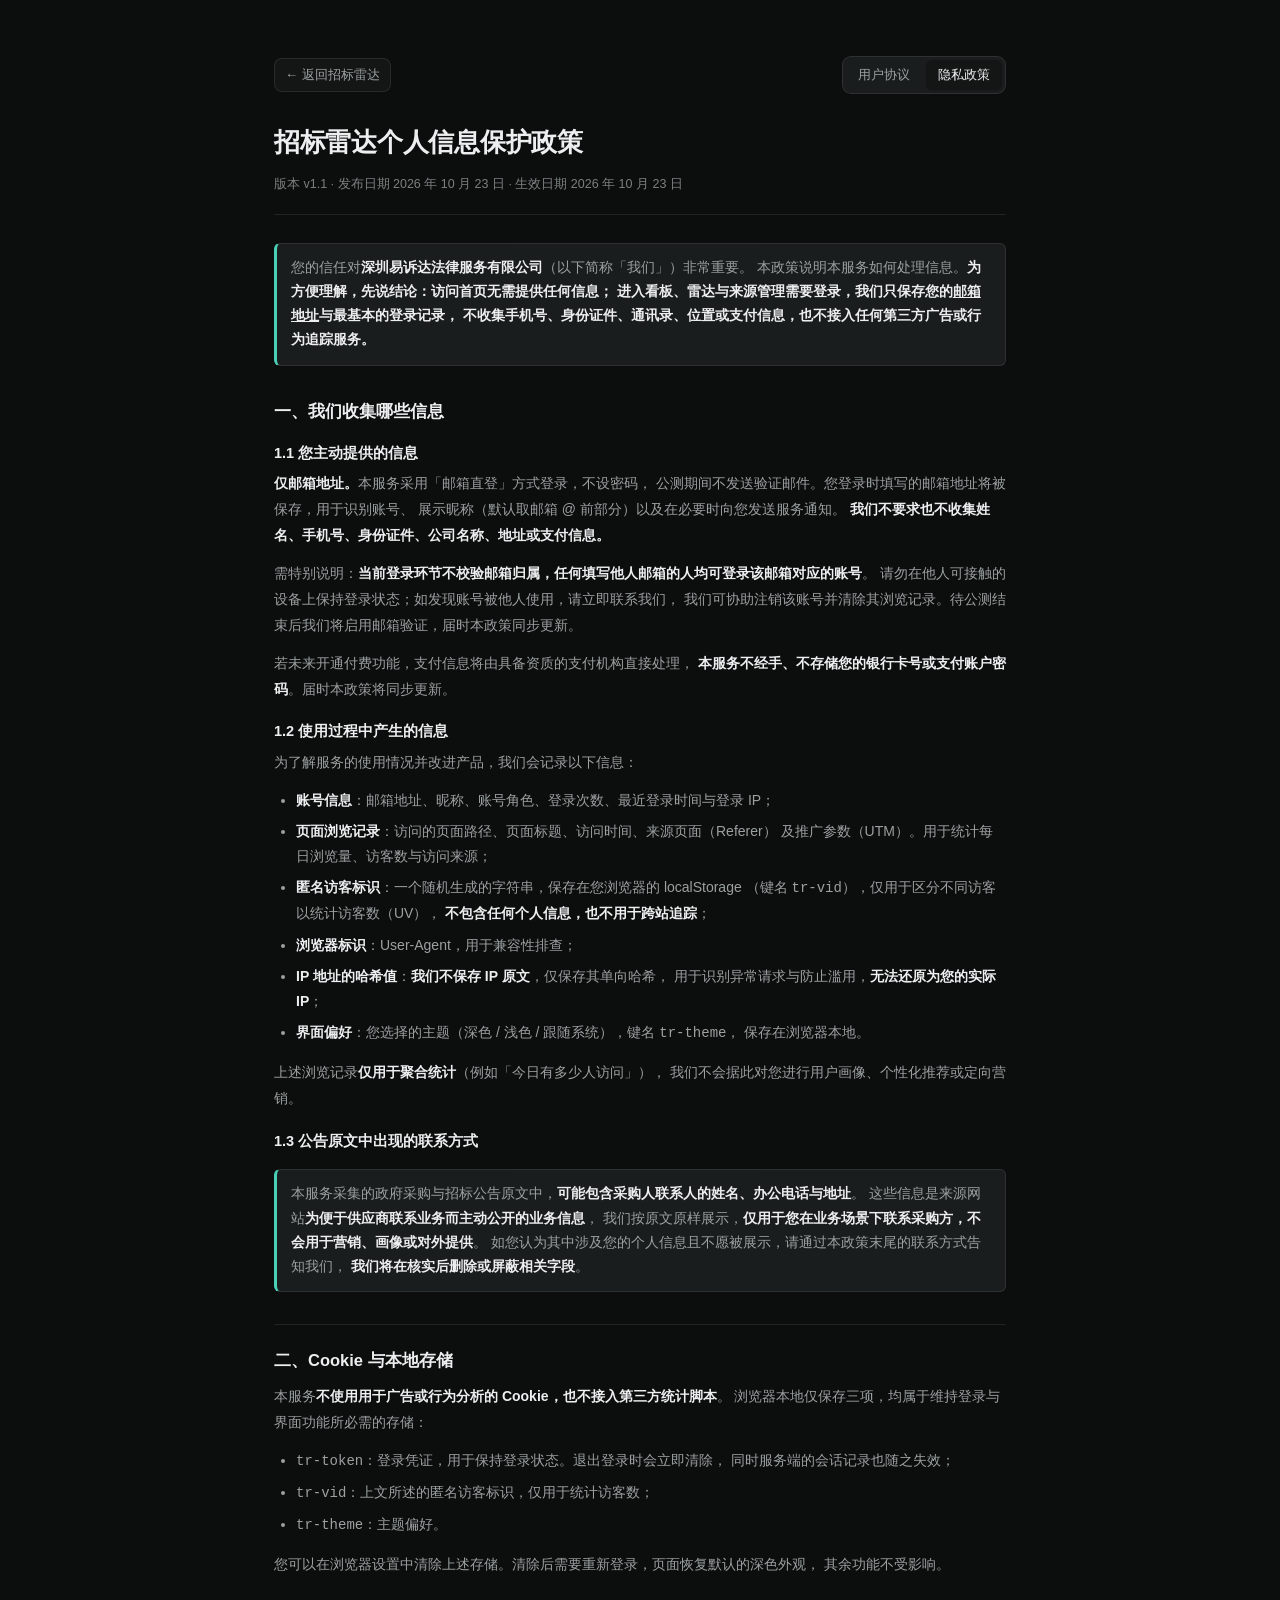
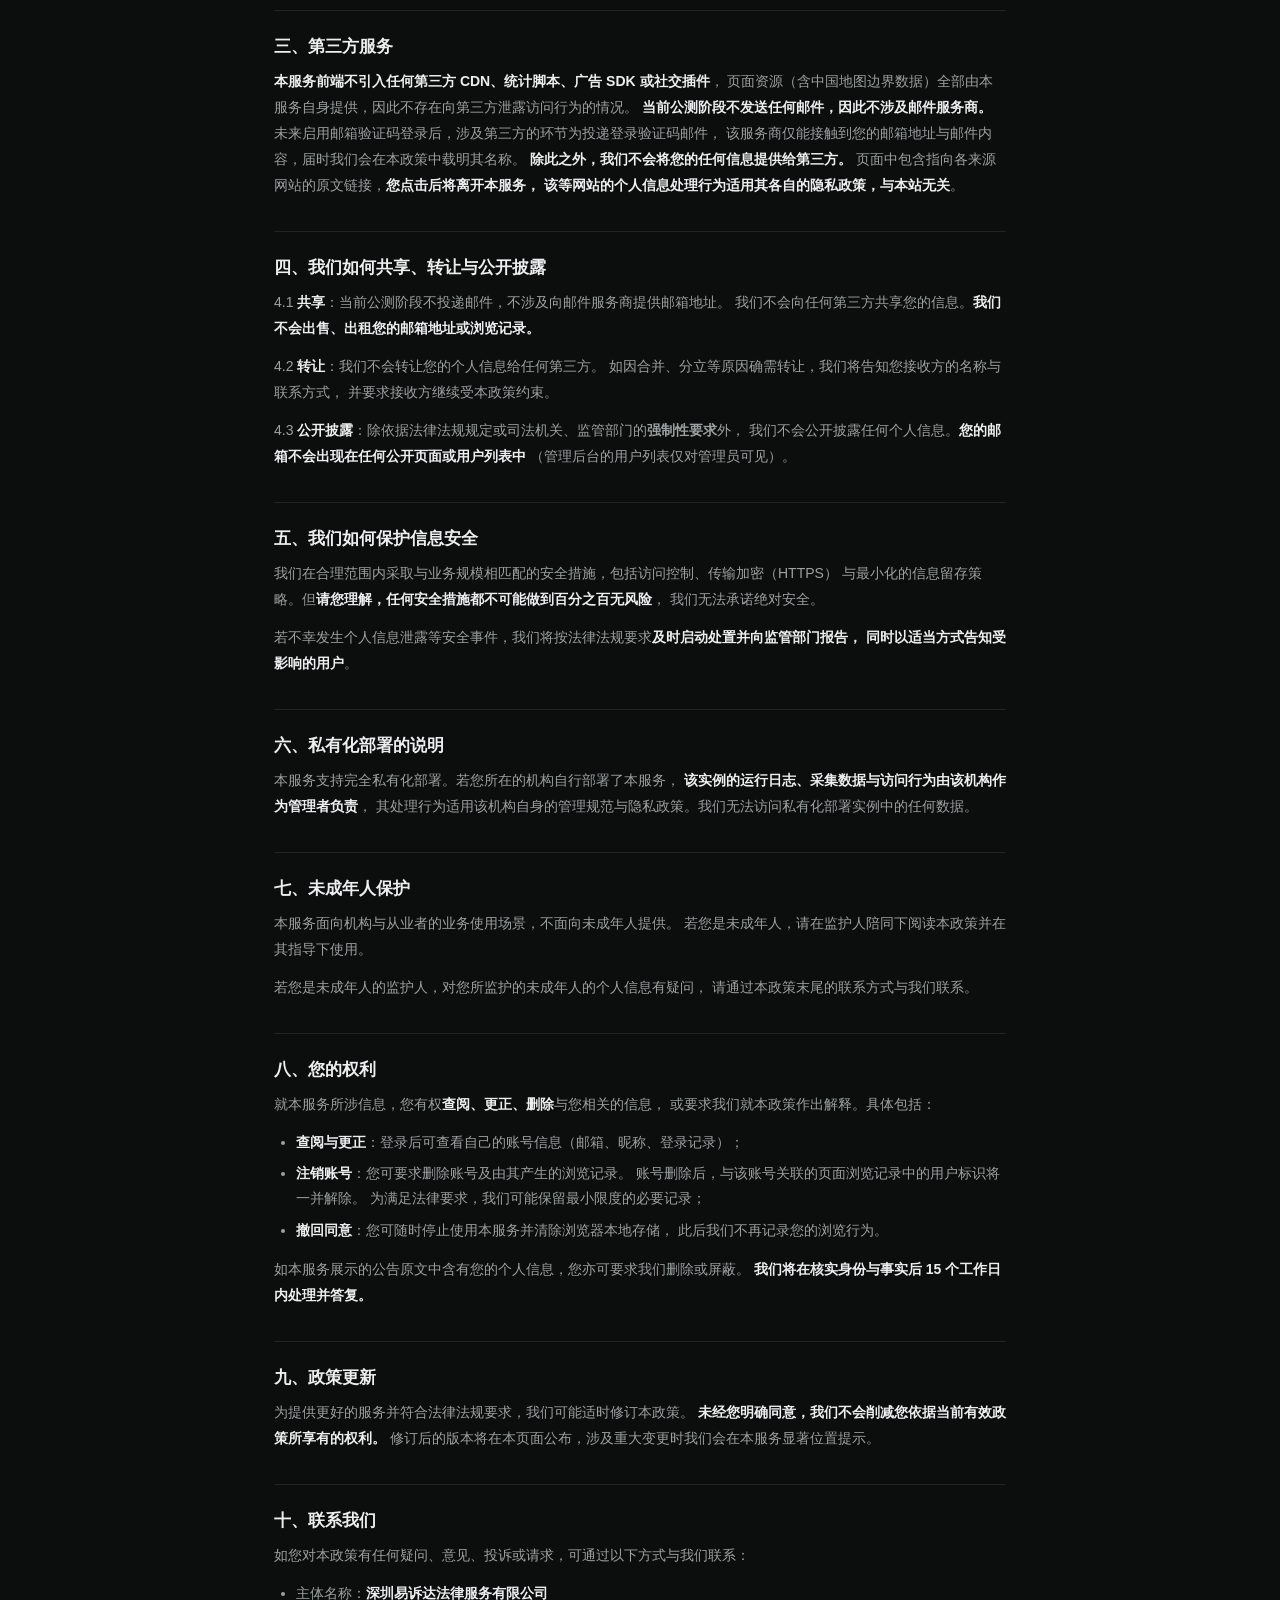
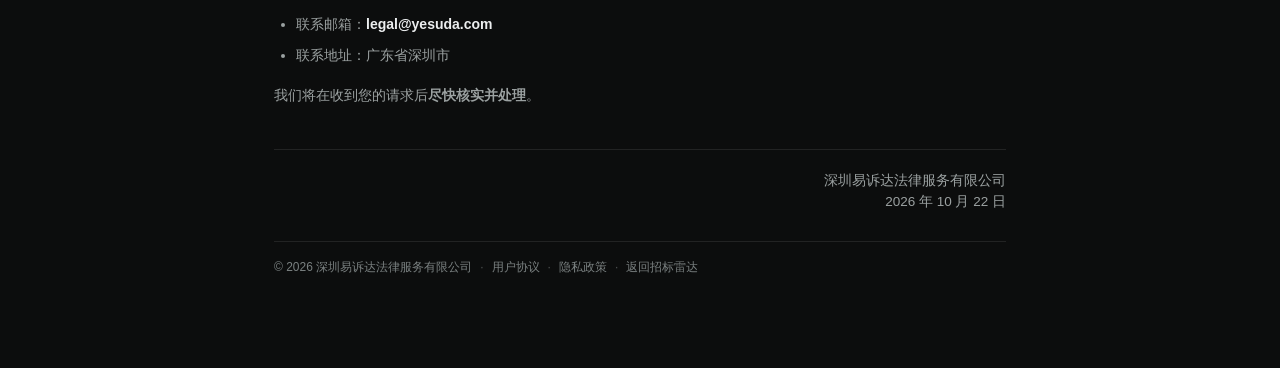
<file: web/legal/privacy-policy.html>
<!DOCTYPE html>
<html lang="zh-CN" data-theme="dark">
<head>
<meta charset="utf-8">
<meta name="viewport" content="width=device-width, initial-scale=1">
<title>个人信息保护政策 | 招标雷达</title>
<meta name="description" content="招标雷达个人信息保护政策">
<meta name="robots" content="noindex">
<link rel="icon" href="data:image/svg+xml,<svg xmlns='http://www.w3.org/2000/svg' viewBox='0 0 32 32'><rect width='32' height='32' rx='8' fill='%230f6e5d'/><circle cx='16' cy='16' r='3' fill='white'/><circle cx='16' cy='16' r='8' fill='none' stroke='white' stroke-width='1.6' opacity='.6'/></svg>">

<!-- 与主体界面一致：首帧前定好主题，默认深色 -->
<script>
(function () {
  try {
    var pref = localStorage.getItem("tr-theme") || "dark";
    var dark = window.matchMedia("(prefers-color-scheme: dark)").matches;
    var mode = pref === "auto" ? (dark ? "dark" : "light") : pref;
    document.documentElement.setAttribute("data-theme", mode);
    document.documentElement.style.colorScheme = mode;
  } catch (e) {}
})();
</script>

<link rel="stylesheet" href="../style.css">
<link rel="stylesheet" href="legal.css">
</head>
<body>

<main class="doc-wrap">
  <div class="doc-top">
    <a class="doc-back" href="../">← 返回招标雷达</a>
    <nav class="doc-switch">
      <a href="user-agreement.html">用户协议</a>
      <a class="on" href="privacy-policy.html">隐私政策</a>
    </nav>
  </div>

  <h1>招标雷达个人信息保护政策</h1>
  <div class="doc-meta">版本 v1.1 · 发布日期 2026 年 10 月 23 日 · 生效日期 2026 年 10 月 23 日</div>

  <div class="doc-note">
    您的信任对<span class="term">深圳易诉达法律服务有限公司</span>（以下简称「我们」）非常重要。
    本政策说明本服务如何处理信息。<strong>为方便理解，先说结论：访问首页无需提供任何信息；
    进入看板、雷达与来源管理需要登录，我们只保存您的<u>邮箱地址</u>与最基本的登录记录，
    不收集手机号、身份证件、通讯录、位置或支付信息，也不接入任何第三方广告或行为追踪服务。</strong>
  </div>

  <h2>一、我们收集哪些信息</h2>
  <h3>1.1 您主动提供的信息</h3>
  <p><strong>仅邮箱地址。</strong>本服务采用「邮箱直登」方式登录，不设密码，
  公测期间不发送验证邮件。您登录时填写的邮箱地址将被保存，用于识别账号、
  展示昵称（默认取邮箱 @ 前部分）以及在必要时向您发送服务通知。
  <strong>我们不要求也不收集姓名、手机号、身份证件、公司名称、地址或支付信息。</strong></p>
  <p>需特别说明：<strong>当前登录环节不校验邮箱归属，任何填写他人邮箱的人均可登录该邮箱对应的账号</strong>。
  请勿在他人可接触的设备上保持登录状态；如发现账号被他人使用，请立即联系我们，
  我们可协助注销该账号并清除其浏览记录。待公测结束后我们将启用邮箱验证，届时本政策同步更新。</p>
  <p>若未来开通付费功能，支付信息将由具备资质的支付机构直接处理，
  <strong>本服务不经手、不存储您的银行卡号或支付账户密码</strong>。届时本政策将同步更新。</p>

  <h3>1.2 使用过程中产生的信息</h3>
  <p>为了解服务的使用情况并改进产品，我们会记录以下信息：</p>
  <ul>
    <li><strong>账号信息</strong>：邮箱地址、昵称、账号角色、登录次数、最近登录时间与登录 IP；</li>
    <li><strong>页面浏览记录</strong>：访问的页面路径、页面标题、访问时间、来源页面（Referer）
      及推广参数（UTM）。用于统计每日浏览量、访客数与访问来源；</li>
    <li><strong>匿名访客标识</strong>：一个随机生成的字符串，保存在您浏览器的 localStorage
      （键名 <code>tr-vid</code>），仅用于区分不同访客以统计访客数（UV），
      <strong>不包含任何个人信息，也不用于跨站追踪</strong>；</li>
    <li><strong>浏览器标识</strong>：User-Agent，用于兼容性排查；</li>
    <li><strong>IP 地址的哈希值</strong>：<strong>我们不保存 IP 原文</strong>，仅保存其单向哈希，
      用于识别异常请求与防止滥用，<strong>无法还原为您的实际 IP</strong>；</li>
    <li><strong>界面偏好</strong>：您选择的主题（深色 / 浅色 / 跟随系统），键名 <code>tr-theme</code>，
      保存在浏览器本地。</li>
  </ul>
  <p>上述浏览记录<strong>仅用于聚合统计</strong>（例如「今日有多少人访问」），
  我们不会据此对您进行用户画像、个性化推荐或定向营销。</p>

  <h3>1.3 公告原文中出现的联系方式</h3>
  <div class="doc-note">
    本服务采集的政府采购与招标公告原文中，<strong>可能包含采购人联系人的姓名、办公电话与地址</strong>。
    这些信息是来源网站<strong>为便于供应商联系业务而主动公开的业务信息</strong>，
    我们按原文原样展示，<strong>仅用于您在业务场景下联系采购方，不会用于营销、画像或对外提供</strong>。
    如您认为其中涉及您的个人信息且不愿被展示，请通过本政策末尾的联系方式告知我们，
    <strong>我们将在核实后删除或屏蔽相关字段</strong>。
  </div>

  <h2>二、Cookie 与本地存储</h2>
  <p>本服务<strong>不使用用于广告或行为分析的 Cookie，也不接入第三方统计脚本</strong>。
  浏览器本地仅保存三项，均属于维持登录与界面功能所必需的存储：</p>
  <ul>
    <li><code>tr-token</code>：登录凭证，用于保持登录状态。退出登录时会立即清除，
      同时服务端的会话记录也随之失效；</li>
    <li><code>tr-vid</code>：上文所述的匿名访客标识，仅用于统计访客数；</li>
    <li><code>tr-theme</code>：主题偏好。</li>
  </ul>
  <p>您可以在浏览器设置中清除上述存储。清除后需要重新登录，页面恢复默认的深色外观，
  其余功能不受影响。</p>

  <h2>三、第三方服务</h2>
  <p><strong>本服务前端不引入任何第三方 CDN、统计脚本、广告 SDK 或社交插件</strong>，
  页面资源（含中国地图边界数据）全部由本服务自身提供，因此不存在向第三方泄露访问行为的情况。
  <strong>当前公测阶段不发送任何邮件，因此不涉及邮件服务商。</strong>
  未来启用邮箱验证码登录后，涉及第三方的环节为投递登录验证码邮件，
  该服务商仅能接触到您的邮箱地址与邮件内容，届时我们会在本政策中载明其名称。
  <strong>除此之外，我们不会将您的任何信息提供给第三方。</strong>
  页面中包含指向各来源网站的原文链接，<strong>您点击后将离开本服务，
  该等网站的个人信息处理行为适用其各自的隐私政策，与本站无关</strong>。</p>

  <h2>四、我们如何共享、转让与公开披露</h2>
  <p>4.1 <strong>共享</strong>：当前公测阶段不投递邮件，不涉及向邮件服务商提供邮箱地址。
  我们不会向任何第三方共享您的信息。<strong>我们不会出售、出租您的邮箱地址或浏览记录。</strong></p>
  <p>4.2 <strong>转让</strong>：我们不会转让您的个人信息给任何第三方。
  如因合并、分立等原因确需转让，我们将告知您接收方的名称与联系方式，
  并要求接收方继续受本政策约束。</p>
  <p>4.3 <strong>公开披露</strong>：除依据法律法规规定或司法机关、监管部门的<b>强制性要求</b>外，
  我们不会公开披露任何个人信息。<strong>您的邮箱不会出现在任何公开页面或用户列表中</strong>
  （管理后台的用户列表仅对管理员可见）。</p>

  <h2>五、我们如何保护信息安全</h2>
  <p>我们在合理范围内采取与业务规模相匹配的安全措施，包括访问控制、传输加密（HTTPS）
  与最小化的信息留存策略。但<strong>请您理解，任何安全措施都不可能做到百分之百无风险</strong>，
  我们无法承诺绝对安全。</p>
  <p>若不幸发生个人信息泄露等安全事件，我们将按法律法规要求<strong>及时启动处置并向监管部门报告，
  同时以适当方式告知受影响的用户</strong>。</p>

  <h2>六、私有化部署的说明</h2>
  <p>本服务支持完全私有化部署。若您所在的机构自行部署了本服务，
  <strong>该实例的运行日志、采集数据与访问行为由该机构作为管理者负责</strong>，
  其处理行为适用该机构自身的管理规范与隐私政策。我们无法访问私有化部署实例中的任何数据。</p>

  <h2>七、未成年人保护</h2>
  <p>本服务面向机构与从业者的业务使用场景，不面向未成年人提供。
  若您是未成年人，请在监护人陪同下阅读本政策并在其指导下使用。</p>
  <p>若您是未成年人的监护人，对您所监护的未成年人的个人信息有疑问，
  请通过本政策末尾的联系方式与我们联系。</p>

  <h2>八、您的权利</h2>
  <p>就本服务所涉信息，您有权<strong>查阅、更正、删除</strong>与您相关的信息，
  或要求我们就本政策作出解释。具体包括：</p>
  <ul>
    <li><strong>查阅与更正</strong>：登录后可查看自己的账号信息（邮箱、昵称、登录记录）；</li>
    <li><strong>注销账号</strong>：您可要求删除账号及由其产生的浏览记录。
      账号删除后，与该账号关联的页面浏览记录中的用户标识将一并解除。
      为满足法律要求，我们可能保留最小限度的必要记录；</li>
    <li><strong>撤回同意</strong>：您可随时停止使用本服务并清除浏览器本地存储，
      此后我们不再记录您的浏览行为。</li>
  </ul>
  <p>如本服务展示的公告原文中含有您的个人信息，您亦可要求我们删除或屏蔽。
  <strong>我们将在核实身份与事实后 15 个工作日内处理并答复。</strong></p>

  <h2>九、政策更新</h2>
  <p>为提供更好的服务并符合法律法规要求，我们可能适时修订本政策。
  <strong>未经您明确同意，我们不会削减您依据当前有效政策所享有的权利。</strong>
  修订后的版本将在本页面公布，涉及重大变更时我们会在本服务显著位置提示。</p>

  <h2>十、联系我们</h2>
  <p>如您对本政策有任何疑问、意见、投诉或请求，可通过以下方式与我们联系：</p>
  <ul>
    <li>主体名称：<strong>深圳易诉达法律服务有限公司</strong></li>
    <!-- TODO 上线前替换为真实联系邮箱与地址 -->
    <li>联系邮箱：<strong>legal@yesuda.com</strong></li>
    <li>联系地址：广东省深圳市</li>
  </ul>
  <p>我们将在收到您的请求后<b>尽快核实并处理</b>。</p>

  <div class="doc-sign">
    深圳易诉达法律服务有限公司<br>
    2026 年 10 月 22 日
  </div>

  <div class="doc-foot">
    <span>© 2026 深圳易诉达法律服务有限公司</span>
    <span class="footer-sep">·</span>
    <a href="user-agreement.html">用户协议</a>
    <span class="footer-sep">·</span>
    <a href="privacy-policy.html">隐私政策</a>
    <span class="footer-sep">·</span>
    <a href="../">返回招标雷达</a>
  </div>
</main>

</body>
</html>
</file>
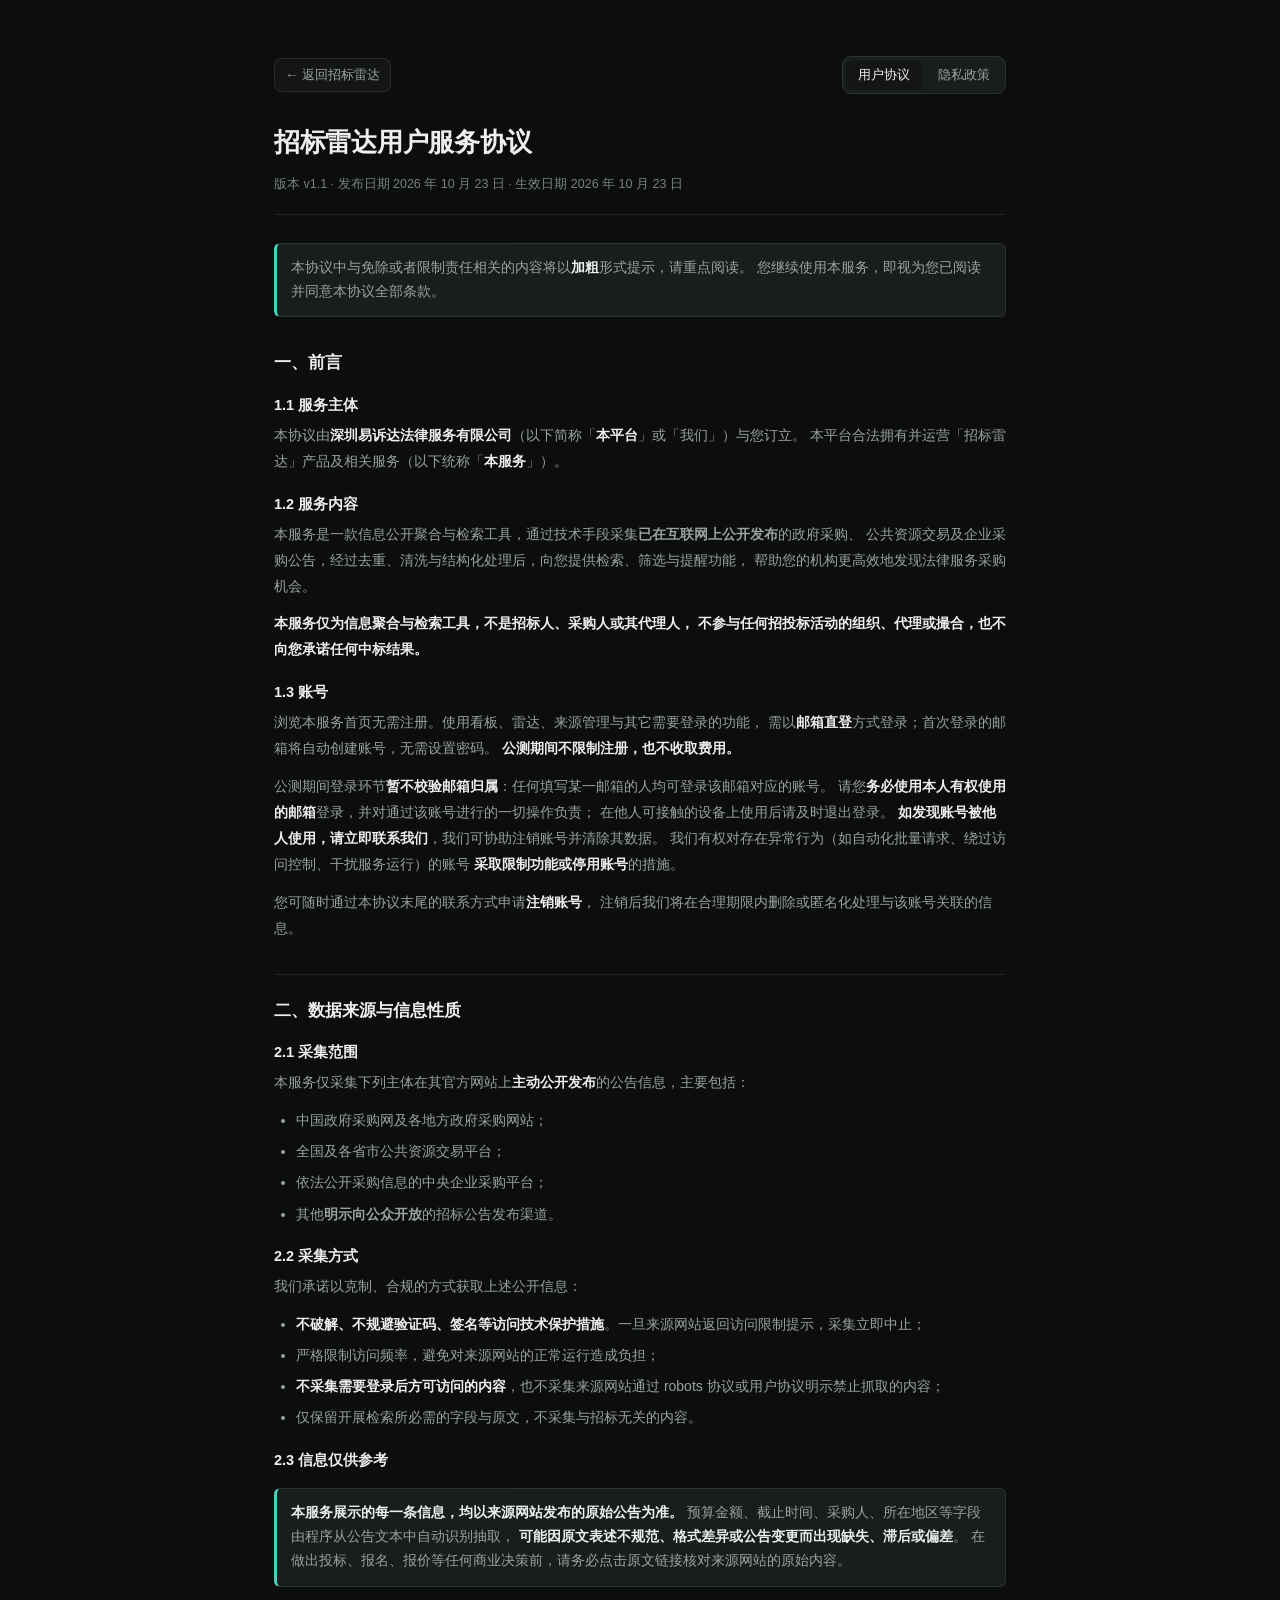
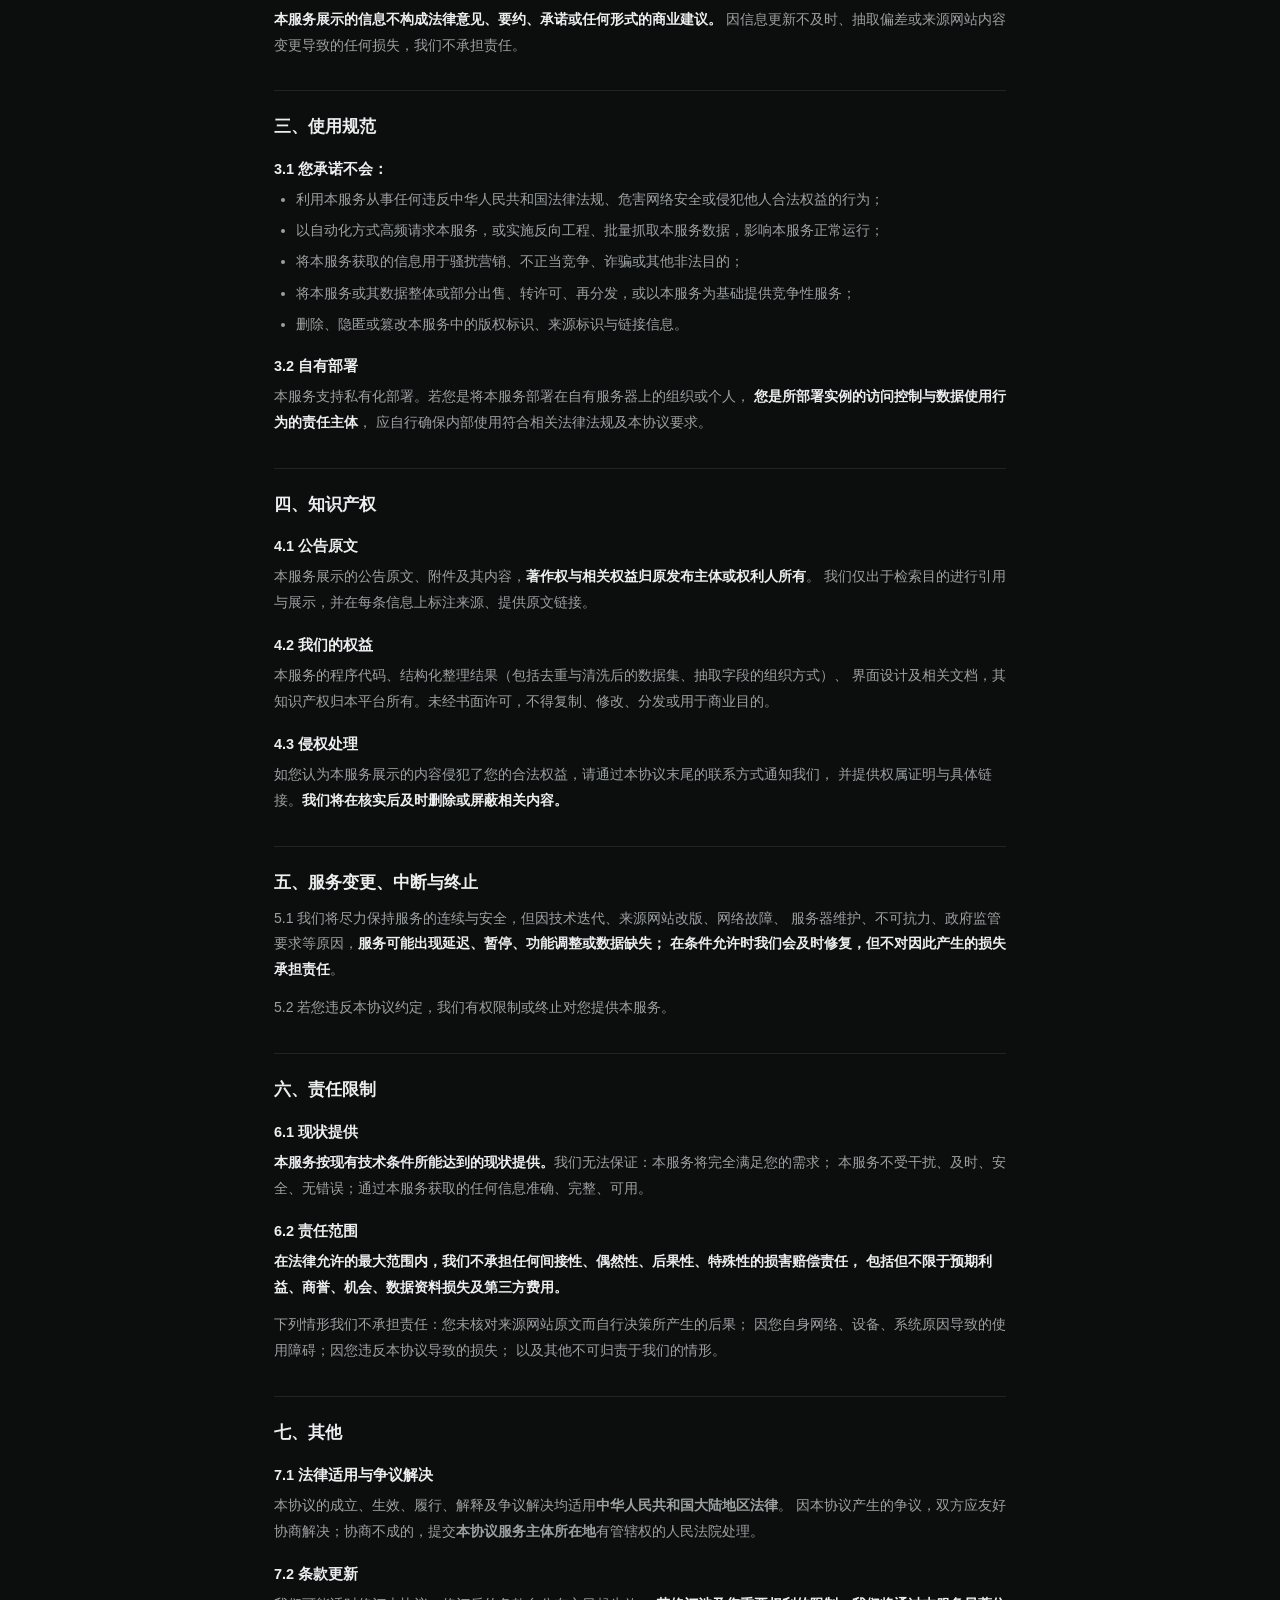
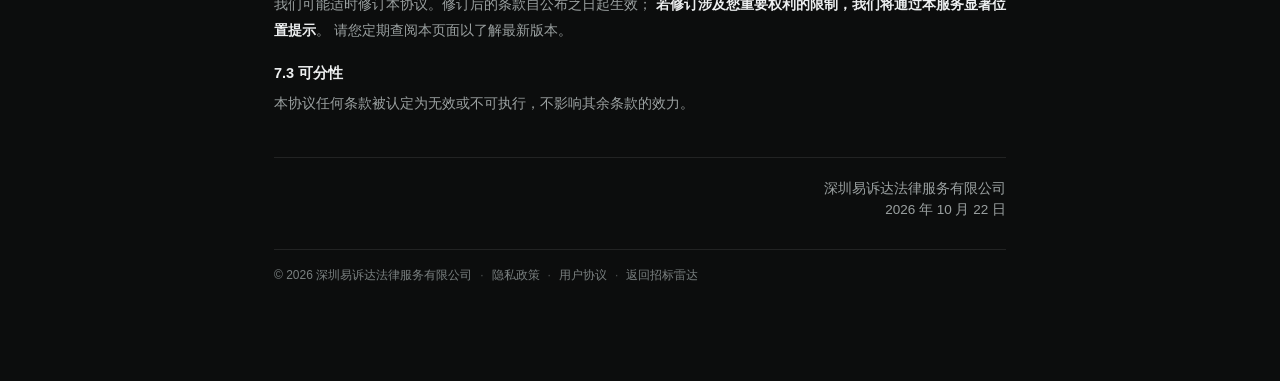
<file: web/legal/user-agreement.html>
<!DOCTYPE html>
<html lang="zh-CN" data-theme="dark">
<head>
<meta charset="utf-8">
<meta name="viewport" content="width=device-width, initial-scale=1">
<title>用户服务协议 | 招标雷达</title>
<meta name="description" content="招标雷达用户服务协议">
<meta name="robots" content="noindex">
<link rel="icon" href="data:image/svg+xml,<svg xmlns='http://www.w3.org/2000/svg' viewBox='0 0 32 32'><rect width='32' height='32' rx='8' fill='%230f6e5d'/><circle cx='16' cy='16' r='3' fill='white'/><circle cx='16' cy='16' r='8' fill='none' stroke='white' stroke-width='1.6' opacity='.6'/></svg>">

<!-- 与主体界面一致：首帧前定好主题，默认深色 -->
<script>
(function () {
  try {
    var pref = localStorage.getItem("tr-theme") || "dark";
    var dark = window.matchMedia("(prefers-color-scheme: dark)").matches;
    var mode = pref === "auto" ? (dark ? "dark" : "light") : pref;
    document.documentElement.setAttribute("data-theme", mode);
    document.documentElement.style.colorScheme = mode;
  } catch (e) {}
})();
</script>

<link rel="stylesheet" href="../style.css">
<link rel="stylesheet" href="legal.css">
</head>
<body>

<main class="doc-wrap">
  <div class="doc-top">
    <a class="doc-back" href="../">← 返回招标雷达</a>
    <nav class="doc-switch">
      <a class="on" href="user-agreement.html">用户协议</a>
      <a href="privacy-policy.html">隐私政策</a>
    </nav>
  </div>

  <h1>招标雷达用户服务协议</h1>
  <div class="doc-meta">版本 v1.1 · 发布日期 2026 年 10 月 23 日 · 生效日期 2026 年 10 月 23 日</div>

  <div class="doc-note">
    本协议中与免除或者限制责任相关的内容将以<strong>加粗</strong>形式提示，请重点阅读。
    您继续使用本服务，即视为您已阅读并同意本协议全部条款。
  </div>

  <h2>一、前言</h2>
  <h3>1.1 服务主体</h3>
  <p>本协议由<span class="term">深圳易诉达法律服务有限公司</span>（以下简称「<span class="term">本平台</span>」或「我们」）与您订立。
  本平台合法拥有并运营「招标雷达」产品及相关服务（以下统称「<span class="term">本服务</span>」）。</p>

  <h3>1.2 服务内容</h3>
  <p>本服务是一款信息公开聚合与检索工具，通过技术手段采集<b>已在互联网上公开发布</b>的政府采购、
  公共资源交易及企业采购公告，经过去重、清洗与结构化处理后，向您提供检索、筛选与提醒功能，
  帮助您的机构更高效地发现法律服务采购机会。</p>
  <p><strong>本服务仅为信息聚合与检索工具，不是招标人、采购人或其代理人，
  不参与任何招投标活动的组织、代理或撮合，也不向您承诺任何中标结果。</strong></p>

  <h3>1.3 账号</h3>
  <p>浏览本服务首页无需注册。使用看板、雷达、来源管理与其它需要登录的功能，
  需以<strong>邮箱直登</strong>方式登录；首次登录的邮箱将自动创建账号，无需设置密码。
  <strong>公测期间不限制注册，也不收取费用。</strong></p>
  <p>公测期间登录环节<strong>暂不校验邮箱归属</strong>：任何填写某一邮箱的人均可登录该邮箱对应的账号。
  请您<strong>务必使用本人有权使用的邮箱</strong>登录，并对通过该账号进行的一切操作负责；
  在他人可接触的设备上使用后请及时退出登录。
  <strong>如发现账号被他人使用，请立即联系我们</strong>，我们可协助注销账号并清除其数据。
  我们有权对存在异常行为（如自动化批量请求、绕过访问控制、干扰服务运行）的账号
  <strong>采取限制功能或停用账号</strong>的措施。</p>
  <p>您可随时通过本协议末尾的联系方式申请<strong>注销账号</strong>，
  注销后我们将在合理期限内删除或匿名化处理与该账号关联的信息。</p>

  <h2>二、数据来源与信息性质</h2>
  <h3>2.1 采集范围</h3>
  <p>本服务仅采集下列主体在其官方网站上<strong>主动公开发布</strong>的公告信息，主要包括：</p>
  <ul>
    <li>中国政府采购网及各地方政府采购网站；</li>
    <li>全国及各省市公共资源交易平台；</li>
    <li>依法公开采购信息的中央企业采购平台；</li>
    <li>其他<b>明示向公众开放</b>的招标公告发布渠道。</li>
  </ul>

  <h3>2.2 采集方式</h3>
  <p>我们承诺以克制、合规的方式获取上述公开信息：</p>
  <ul>
    <li><strong>不破解、不规避验证码、签名等访问技术保护措施</strong>。一旦来源网站返回访问限制提示，采集立即中止；</li>
    <li>严格限制访问频率，避免对来源网站的正常运行造成负担；</li>
    <li><strong>不采集需要登录后方可访问的内容</strong>，也不采集来源网站通过 robots 协议或用户协议明示禁止抓取的内容；</li>
    <li>仅保留开展检索所必需的字段与原文，不采集与招标无关的内容。</li>
  </ul>

  <h3>2.3 信息仅供参考</h3>
  <div class="doc-note">
    <strong>本服务展示的每一条信息，均以来源网站发布的原始公告为准。</strong>
    预算金额、截止时间、采购人、所在地区等字段由程序从公告文本中自动识别抽取，
    <strong>可能因原文表述不规范、格式差异或公告变更而出现缺失、滞后或偏差</strong>。
    在做出投标、报名、报价等任何商业决策前，请务必点击原文链接核对来源网站的原始内容。
  </div>
  <p><strong>本服务展示的信息不构成法律意见、要约、承诺或任何形式的商业建议。</strong>
  因信息更新不及时、抽取偏差或来源网站内容变更导致的任何损失，我们不承担责任。</p>

  <h2>三、使用规范</h2>
  <h3>3.1 您承诺不会：</h3>
  <ul>
    <li>利用本服务从事任何违反中华人民共和国法律法规、危害网络安全或侵犯他人合法权益的行为；</li>
    <li>以自动化方式高频请求本服务，或实施反向工程、批量抓取本服务数据，影响本服务正常运行；</li>
    <li>将本服务获取的信息用于骚扰营销、不正当竞争、诈骗或其他非法目的；</li>
    <li>将本服务或其数据整体或部分出售、转许可、再分发，或以本服务为基础提供竞争性服务；</li>
    <li>删除、隐匿或篡改本服务中的版权标识、来源标识与链接信息。</li>
  </ul>

  <h3>3.2 自有部署</h3>
  <p>本服务支持私有化部署。若您是将本服务部署在自有服务器上的组织或个人，
  <strong>您是所部署实例的访问控制与数据使用行为的责任主体</strong>，
  应自行确保内部使用符合相关法律法规及本协议要求。</p>

  <h2>四、知识产权</h2>
  <h3>4.1 公告原文</h3>
  <p>本服务展示的公告原文、附件及其内容，<strong>著作权与相关权益归原发布主体或权利人所有</strong>。
  我们仅出于检索目的进行引用与展示，并在每条信息上标注来源、提供原文链接。</p>

  <h3>4.2 我们的权益</h3>
  <p>本服务的程序代码、结构化整理结果（包括去重与清洗后的数据集、抽取字段的组织方式）、
  界面设计及相关文档，其知识产权归本平台所有。未经书面许可，不得复制、修改、分发或用于商业目的。</p>

  <h3>4.3 侵权处理</h3>
  <p>如您认为本服务展示的内容侵犯了您的合法权益，请通过本协议末尾的联系方式通知我们，
  并提供权属证明与具体链接。<strong>我们将在核实后及时删除或屏蔽相关内容。</strong></p>

  <h2>五、服务变更、中断与终止</h2>
  <p>5.1 我们将尽力保持服务的连续与安全，但因技术迭代、来源网站改版、网络故障、
  服务器维护、不可抗力、政府监管要求等原因，<strong>服务可能出现延迟、暂停、功能调整或数据缺失；
  在条件允许时我们会及时修复，但不对因此产生的损失承担责任</strong>。</p>
  <p>5.2 若您违反本协议约定，我们有权限制或终止对您提供本服务。</p>

  <h2>六、责任限制</h2>
  <h3>6.1 现状提供</h3>
  <p><strong>本服务按现有技术条件所能达到的现状提供。</strong>我们无法保证：本服务将完全满足您的需求；
  本服务不受干扰、及时、安全、无错误；通过本服务获取的任何信息准确、完整、可用。</p>

  <h3>6.2 责任范围</h3>
  <p><strong>在法律允许的最大范围内，我们不承担任何间接性、偶然性、后果性、特殊性的损害赔偿责任，
  包括但不限于预期利益、商誉、机会、数据资料损失及第三方费用。</strong></p>
  <p>下列情形我们不承担责任：您未核对来源网站原文而自行决策所产生的后果；
  因您自身网络、设备、系统原因导致的使用障碍；因您违反本协议导致的损失；
  以及其他不可归责于我们的情形。</p>

  <h2>七、其他</h2>
  <h3>7.1 法律适用与争议解决</h3>
  <p>本协议的成立、生效、履行、解释及争议解决均适用<b>中华人民共和国大陆地区法律</b>。
  因本协议产生的争议，双方应友好协商解决；协商不成的，提交<b>本协议服务主体所在地</b>有管辖权的人民法院处理。</p>

  <h3>7.2 条款更新</h3>
  <p>我们可能适时修订本协议。修订后的条款自公布之日起生效；
  <strong>若修订涉及您重要权利的限制，我们将通过本服务显著位置提示</strong>。
  请您定期查阅本页面以了解最新版本。</p>

  <h3>7.3 可分性</h3>
  <p>本协议任何条款被认定为无效或不可执行，不影响其余条款的效力。</p>

  <div class="doc-sign">
    深圳易诉达法律服务有限公司<br>
    2026 年 10 月 22 日
  </div>

  <div class="doc-foot">
    <span>© 2026 深圳易诉达法律服务有限公司</span>
    <span class="footer-sep">·</span>
    <a href="privacy-policy.html">隐私政策</a>
    <span class="footer-sep">·</span>
    <a href="user-agreement.html">用户协议</a>
    <span class="footer-sep">·</span>
    <a href="../">返回招标雷达</a>
  </div>
</main>

</body>
</html>
</file>
<file: web/style.css>
/* 招标雷达 — 界面样式
   双主题：浅色 / 深色 / 跟随系统（由 <html data-theme> 切换，值由 app.js 计算）
   设计取向：类 Cursor / OpenAI 的克制深色分层 + 浅色的高对比排版。
   单一强调色（墨绿 → 深色的青绿），零外部字体与图标依赖，服务器离线可用。 */

/* ── 浅色令牌（默认）────────────────────────────── */
:root,
[data-theme="light"] {
  --bg: #fbfbfa;
  --surface: #ffffff;
  --surface-2: #f5f5f3;
  --surface-3: #ebebe8;
  --border: #e8e8e4;
  --border-strong: #d7d7d2;
  --text: #16181a;
  --text-2: #5c6064;
  /* text-3 用于 11~12px 的说明文字，必须扛住 WCAG AA 的 4.5:1，
     再浅就会在小白字场景下读不清 */
  --text-3: #6f7478;

  --brand: #0f6e5d;
  --brand-2: #0b5548;
  --brand-soft: #e6f3f0;
  --brand-fg: #ffffff;
  --brand-ring: rgba(15, 110, 93, 0.16);

  --danger: #c2453a;
  --danger-soft: #fdecea;
  --warn: #96690f;
  --warn-soft: #fdf3e1;
  --ok: #2c7a54;
  --ok-soft: #e8f4ee;

  --nav-bg: rgba(251, 251, 250, 0.82);
  --mask: rgba(16, 18, 20, 0.34);
  --tooltip-bg: #17191a;
  --tooltip-fg: #ffffff;
  --tooltip-mute: rgba(255, 255, 255, 0.62);

  --radius: 12px;
  --radius-sm: 8px;
  --shadow: 0 1px 2px rgba(16, 18, 20, 0.04), 0 8px 24px rgba(16, 18, 20, 0.05);
  --shadow-lg: 0 16px 48px rgba(16, 18, 20, 0.14);

  /* 地图分级色（由浅到深），0 条用 base */
  --map-base: #f0f0ee;
  --map-1: #e6f0ed;
  --map-2: #c9dfd9;
  --map-3: #a1c5bb;
  --map-4: #6b9f94;
  --map-5: #3c7a6b;
  --map-6: #175049;
  --map-stroke: #ffffff;
  --map-label-fill: #ffffff;
  --map-label-stroke: #0e332c;
  --map-inset-bg: #fbfbfa;
  --map-inset-line: #d5d5d0;
  --map-inset-path: var(--text-3);
  --map-inset-text: var(--text-3);
}

/* ── 深色令牌 ─────────────────────────────────── */
[data-theme="dark"] {
  --bg: #0c0d0d;
  --surface: #141616;
  --surface-2: #1a1d1d;
  --surface-3: #232626;
  --border: rgba(255, 255, 255, 0.09);
  --border-strong: rgba(255, 255, 255, 0.17);
  --text: #eceeef;
  --text-2: #9ba1a1;
  --text-3: #7a8080;

  --brand: #4ad0b6;
  --brand-2: #6fdcc7;
  --brand-soft: rgba(74, 208, 182, 0.13);
  --brand-fg: #04231d;
  --brand-ring: rgba(74, 208, 182, 0.26);

  --danger: #ff7d66;
  --danger-soft: rgba(255, 125, 102, 0.13);
  --warn: #f0c05a;
  --warn-soft: rgba(240, 192, 90, 0.13);
  --ok: #5ad092;
  --ok-soft: rgba(90, 208, 146, 0.13);

  --nav-bg: rgba(12, 13, 13, 0.76);
  --mask: rgba(0, 0, 0, 0.62);
  --tooltip-bg: #242828;
  --tooltip-fg: #eceeef;
  --tooltip-mute: rgba(236, 238, 239, 0.6);

  --shadow: 0 1px 2px rgba(0, 0, 0, 0.4), 0 8px 24px rgba(0, 0, 0, 0.32);
  --shadow-lg: 0 16px 48px rgba(0, 0, 0, 0.6);

  --map-base: #191c1b;
  --map-1: #1f2c2a;
  --map-2: #27413c;
  --map-3: #2f5a51;
  --map-4: #3a7a6c;
  --map-5: #4aa38f;
  --map-6: #66cbaf;
  --map-stroke: #0c0d0d;
  --map-label-fill: #0b0d0d;
  --map-label-stroke: #d7ece6;
  --map-inset-bg: #141616;
  --map-inset-line: #2b2f2f;
  --map-inset-path: var(--text-3);
  --map-inset-text: var(--text-3);
}

:root {
  --font: ui-sans-serif, Inter, -apple-system, BlinkMacSystemFont, "PingFang SC",
    "Hiragino Sans GB", "Microsoft YaHei", "Segoe UI", Roboto, sans-serif;
  --mono: ui-monospace, "SF Mono", "JetBrains Mono", "Cascadia Mono", Consolas, monospace;
}

* { box-sizing: border-box; }

/* hidden 属性必须能赢过任何 display 声明。
   浏览器默认样式表里只有一条 [hidden]{display:none}，而作者样式（比如
   .tab-seg button{display:inline-flex}）优先级更高，会把「已隐藏」的元素
   重新显示出来。管理标签就是这样泄漏给普通用户的——JS 明明设了 hidden，
   按钮照样躺在导航栏里。全局兜一条，账号菜单、错误提示同样依赖它。 */
[hidden] { display: none !important; }

html {
  color-scheme: light dark;
  scrollbar-color: var(--border-strong) transparent;
}
[data-theme="light"] { color-scheme: light; }
[data-theme="dark"] { color-scheme: dark; }

body {
  margin: 0;
  padding: 0;
  background: var(--bg);
  color: var(--text);
  font-family: var(--font);
  font-size: 14px;
  line-height: 1.6;
  -webkit-font-smoothing: antialiased;
  -moz-osx-font-smoothing: grayscale;
  font-feature-settings: "cv11", "ss01";
}

/* 主题切换时整体过渡，避免硬切 */
@media (prefers-reduced-motion: no-preference) {
  body, .topbar, .card, .panel, .metric, .toolbar, .btn, .tab-seg, .drawer, .toast,
  input, select, .map-tip, .switch {
    transition: background-color .18s ease, border-color .18s ease, color .18s ease;
  }
}

button, input, select { font-family: inherit; font-size: inherit; color: inherit; }
button { cursor: pointer; }
a { color: var(--brand); text-decoration: none; }
a:hover { text-decoration: underline; }

::selection { background: var(--brand); color: var(--brand-fg); }

::-webkit-scrollbar { width: 10px; height: 10px; }
::-webkit-scrollbar-track { background: transparent; }
::-webkit-scrollbar-thumb {
  background: var(--border-strong);
  border-radius: 6px;
  border: 3px solid transparent;
  background-clip: content-box;
}
::-webkit-scrollbar-thumb:hover { background: var(--text-3); background-clip: content-box; }

:focus-visible {
  outline: 2px solid var(--brand);
  outline-offset: 2px;
  border-radius: 4px;
}

/* ── 顶栏 ─────────────────────────────────────────── */
.topbar {
  position: sticky;
  top: 0;
  z-index: 40;
  display: flex;
  align-items: center;
  gap: 18px;
  padding: 0 22px;
  height: 56px;
  background: var(--nav-bg);
  backdrop-filter: saturate(180%) blur(14px);
  -webkit-backdrop-filter: saturate(180%) blur(14px);
  border-bottom: 1px solid var(--border);
}

.brand { display: flex; align-items: center; gap: 10px; flex-shrink: 0; }
.brand .logo {
  width: 28px; height: 28px;
  border-radius: 7px;
  background: linear-gradient(145deg, var(--brand) 0%, var(--brand-2) 100%);
  color: var(--brand-fg);
  display: grid; place-items: center;
  flex-shrink: 0;
}
[data-theme="dark"] .brand .logo {
  background: var(--surface-2);
  border: 1px solid var(--border);
  color: var(--brand);
}
.brand .logo svg { width: 17px; height: 17px; display: block; }
.brand h1 {
  margin: 0; font-size: 14.5px; font-weight: 600;
  letter-spacing: -0.01em; line-height: 1.25;
}
.brand p {
  margin: 0; font-size: 10px; color: var(--text-3);
  letter-spacing: 0.13em; text-transform: uppercase; line-height: 1.2;
}

/* 分段控件：导航 + 主题切换共用 */
.tab-seg {
  display: inline-flex;
  gap: 2px;
  padding: 3px;
  background: var(--surface-2);
  border: 1px solid var(--border);
  border-radius: 10px;
}
.tab-seg button {
  display: inline-flex; align-items: center; gap: 6px;
  border: none; background: transparent;
  padding: 5px 12px; border-radius: 7px;
  color: var(--text-2); font-weight: 500; font-size: 13px;
  transition: background .15s, color .15s, box-shadow .15s;
  white-space: nowrap;
}
.tab-seg button svg { width: 14px; height: 14px; opacity: .85; flex-shrink: 0; }
.tab-seg button:hover { color: var(--text); }
.tab-seg button.active {
  background: var(--surface);
  color: var(--text);
  box-shadow: 0 1px 2px rgba(0, 0, 0, .06), 0 0 0 1px var(--border);
  font-weight: 550;
}
[data-theme="dark"] .tab-seg button.active { box-shadow: 0 0 0 1px var(--border-strong); }
.tab-seg.compact { padding: 2px; }
.tab-seg.compact button { padding: 4px 7px; }
.tab-seg.compact button svg { width: 15px; height: 15px; }

.tabs { margin-left: 4px; }

.actions { margin-left: auto; display: flex; align-items: center; gap: 8px; }

.btn {
  display: inline-flex; align-items: center; gap: 6px;
  border: 1px solid var(--border-strong);
  background: var(--surface);
  padding: 6px 12px;
  border-radius: var(--radius-sm);
  font-weight: 500; font-size: 13px;
  color: var(--text-2);
  transition: all .15s;
}
.btn:hover { border-color: var(--brand); color: var(--brand); background: var(--brand-soft); }
.btn-primary {
  background: var(--brand); border-color: var(--brand); color: var(--brand-fg);
  font-weight: 550;
}
.btn-primary:hover {
  background: var(--brand-2); border-color: var(--brand-2); color: var(--brand-fg);
  box-shadow: 0 0 0 3px var(--brand-ring);
}
.btn:disabled { opacity: .5; cursor: not-allowed; }
.btn:disabled:hover { border-color: var(--border-strong); color: var(--text-2); background: var(--surface); }
.btn-sm { padding: 4px 9px; font-size: 12px; border-radius: 6px; }

/* ── 布局 ─────────────────────────────────────────── */
main { max-width: 1200px; margin: 0 auto; padding: 24px 24px 72px; }
.view { display: none; }
.view.active { display: block; animation: fade .2s ease; }
@keyframes fade { from { opacity: 0; transform: translateY(4px); } to { opacity: 1; transform: none; } }

.page-head { display: flex; align-items: baseline; gap: 12px; margin-bottom: 16px; }
.page-head h2 {
  margin: 0; font-size: 20px; font-weight: 600;
  letter-spacing: -0.02em; line-height: 1.3;
}
.page-head .sub { color: var(--text-3); font-size: 12.5px; }

/* ── 指标卡 ───────────────────────────────────────── */
.metrics {
  display: grid;
  grid-template-columns: repeat(4, minmax(0, 1fr));
  gap: 12px;
  margin-bottom: 18px;
}
.metric {
  background: var(--surface);
  border: 1px solid var(--border);
  border-radius: var(--radius);
  padding: 15px 17px;
  transition: border-color .15s, box-shadow .15s, transform .15s;
}
.metric:hover { border-color: var(--border-strong); box-shadow: var(--shadow); }
.metric .label {
  font-size: 11.5px; color: var(--text-3);
  letter-spacing: 0.05em; text-transform: uppercase;
  font-weight: 500;
}
.metric .value {
  font-size: 28px; font-weight: 600;
  letter-spacing: -0.03em;
  margin-top: 3px;
  font-variant-numeric: tabular-nums;
  line-height: 1.2;
}
.metric .value small { font-size: 13px; font-weight: 500; color: var(--text-3); margin-left: 3px; }
.metric.hot { border-color: color-mix(in srgb, var(--danger) 30%, transparent); }
.metric.hot .value { color: var(--danger); }

/* ── 工具条 ───────────────────────────────────────── */
.toolbar {
  display: flex; flex-wrap: wrap; align-items: center; gap: 8px;
  background: var(--surface);
  border: 1px solid var(--border);
  border-radius: var(--radius);
  padding: 10px 12px;
  margin-bottom: 14px;
}
.field { display: flex; align-items: center; gap: 6px; }
.field label { font-size: 12px; color: var(--text-3); white-space: nowrap; }

input[type="text"], input[type="search"], input[type="number"], select {
  border: 1px solid var(--border-strong);
  background: var(--surface);
  border-radius: var(--radius-sm);
  padding: 6px 10px;
  outline: none;
  transition: border-color .15s, box-shadow .15s, background .15s;
}
input[type="text"]:focus, input[type="search"]:focus, input[type="number"]:focus, select:focus {
  border-color: var(--brand);
  box-shadow: 0 0 0 3px var(--brand-ring);
}
input::placeholder { color: var(--text-3); }
#q { width: 224px; }
input[type="number"] { width: 96px; font-variant-numeric: tabular-nums; }
/* 去掉数字框的上下箭头：这里是区间筛选，不是计数器 */
input[type="number"]::-webkit-outer-spin-button,
input[type="number"]::-webkit-inner-spin-button { -webkit-appearance: none; margin: 0; }
input[type="number"] { -moz-appearance: textfield; }
.field .dash { color: var(--text-3); }

.switch {
  display: inline-flex; align-items: center; gap: 7px;
  padding: 6px 11px;
  border: 1px solid var(--border-strong);
  background: var(--surface);
  border-radius: var(--radius-sm);
  font-size: 12.5px; color: var(--text-2);
  user-select: none; cursor: pointer;
  transition: all .15s;
}
.switch:hover { border-color: var(--brand); color: var(--brand); }
.switch.on { background: var(--brand-soft); border-color: var(--brand); color: var(--brand); }
.switch .dot {
  width: 12px; height: 12px; border-radius: 50%;
  background: var(--surface-3);
  border: 1px solid var(--border-strong);
  flex-shrink: 0;
  position: relative;
}
.switch.on .dot { background: var(--brand); border-color: var(--brand); }
.switch.on .dot::after {
  content: ""; position: absolute; inset: 3px;
  border-radius: 50%; background: var(--brand-fg);
}

.result-count {
  margin-left: auto; font-size: 12.5px; color: var(--text-3);
  font-variant-numeric: tabular-nums;
}

/* ── 公告卡片 ─────────────────────────────────────── */
.list { display: flex; flex-direction: column; gap: 8px; }

.card {
  background: var(--surface);
  border: 1px solid var(--border);
  border-left: 3px solid var(--border-strong);
  border-radius: var(--radius);
  padding: 13px 16px;
  cursor: pointer;
  transition: border-color .15s, box-shadow .15s, transform .12s, opacity .15s;
}
.card:hover {
  border-color: var(--brand);
  border-left-color: var(--brand);
  box-shadow: var(--shadow);
  transform: translateY(-1px);
}
.card.urgent { border-left-color: var(--danger); }
.card.soon { border-left-color: var(--warn); }
.card.expired { opacity: .5; }
.card.expired:hover { opacity: .85; }
/* 结果公告：信息仍可查，但视觉上压暗，不与「还能投」的线索抢注意力 */
.card.result { opacity: .58; border-left-color: var(--border-strong); }
.card.result:hover { opacity: .9; }

.card .row1 { display: flex; align-items: flex-start; gap: 10px; }
.card .title {
  font-size: 14.5px; font-weight: 500; line-height: 1.5;
  flex: 1; min-width: 0;
  letter-spacing: -0.005em;
  display: -webkit-box; -webkit-line-clamp: 2; -webkit-box-orient: vertical;
  overflow: hidden;
}
.card .meta {
  display: flex; flex-wrap: wrap; align-items: center;
  gap: 6px 14px; margin-top: 7px;
  font-size: 12.5px; color: var(--text-2);
}
.card .meta .k { color: var(--text-3); margin-right: 3px; }

/* 关键三要素：预算 / 截止 / 剩余天数，一眼能不能跟 */
.card .facts {
  display: flex; flex-wrap: wrap; gap: 4px 18px;
  margin-top: 9px;
  font-size: 12.5px; line-height: 1.5;
}
.card .facts .fact { display: inline-flex; align-items: baseline; gap: 5px; }
.card .facts .k {
  color: var(--text-3);
  font-size: 11.5px;
  min-width: 34px;
}
.card .facts b {
  font-weight: 600;
  color: var(--text);
  font-variant-numeric: tabular-nums;
}
.card .facts b.muted { font-weight: 400; color: var(--text-3); }
.card .facts b.hot { color: var(--danger); }
.card .facts b.mid { color: var(--warn); }

.card .tags-row { display: flex; flex-wrap: wrap; gap: 6px; margin-top: 8px; }
.card .tags-row:empty { display: none; }

.tag {
  display: inline-flex; align-items: center;
  padding: 1px 7px; border-radius: 6px;
  font-size: 11.5px; font-weight: 500;
  background: var(--surface-2);
  border: 1px solid var(--border);
  color: var(--text-2);
  white-space: nowrap;
}
.tag.brand { background: var(--brand-soft); border-color: transparent; color: var(--brand); }
.tag.danger { background: var(--danger-soft); border-color: transparent; color: var(--danger); }
.tag.warn { background: var(--warn-soft); border-color: transparent; color: var(--warn); }
.tag.ok { background: var(--ok-soft); border-color: transparent; color: var(--ok); }

/* 剩余天数徽章 */
.days {
  flex-shrink: 0;
  min-width: 62px; text-align: right;
  font-variant-numeric: tabular-nums;
}
.days .num { font-size: 18px; font-weight: 600; line-height: 1.15; display: block; letter-spacing: -0.02em; }
.days .unit { font-size: 10.5px; color: var(--text-3); letter-spacing: .04em; }
.days.danger .num { color: var(--danger); }
.days.warn .num { color: var(--warn); }
.days.ok .num { color: var(--ok); }
.days.muted .num { color: var(--text-3); }

/* ── 面板 / 图表 ──────────────────────────────────── */
/* minmax(0, …) 而不是 1fr：fr 的默认自动最小尺寸会被右侧大块内容
   （nowrap 的标题、来源分布）撑走，地图列会被挤到只剩两百多像素 */
.grid2 { display: grid; grid-template-columns: minmax(0, 1.35fr) minmax(0, 1fr); gap: 14px; align-items: start; }
.grid2 > div { min-width: 0; }
.panel {
  background: var(--surface);
  border: 1px solid var(--border);
  border-radius: var(--radius);
  padding: 16px 18px;
  margin-bottom: 14px;
}
.panel h3 {
  margin: 0 0 4px; font-size: 13.5px; font-weight: 600;
  display: flex; align-items: center; justify-content: space-between;
  gap: 10px;
  letter-spacing: -0.005em;
}
.panel .hint { font-size: 12px; color: var(--text-3); margin: 0 0 12px; }

.bars { display: flex; flex-direction: column; gap: 8px; }
.bar-row { display: grid; grid-template-columns: 88px 1fr 34px; align-items: center; gap: 10px; }
.bars-click .bar-row { cursor: pointer; padding: 2px 4px; border-radius: 6px; }
.bars-click .bar-row:hover { background: var(--surface-2); }
.bar-row .name { font-size: 12.5px; color: var(--text-2); overflow: hidden; text-overflow: ellipsis; white-space: nowrap; }
.bar-track { display: block; height: 7px; background: var(--surface-2); border-radius: 4px; overflow: hidden; }
/* display:block 不能省：.bar-fill 是 .bar-track 里的普通 inline <span>，
   inline 元素的高度属性会被忽略 → 进度条永远渲染成 0 高、只剩浅色底槽。 */
.bar-fill { display: block; height: 100%; background: var(--brand); border-radius: 4px; transition: width .3s; }
.bar-row .n { font-size: 12px; color: var(--text-3); text-align: right; font-variant-numeric: tabular-nums; }
.bar-more { font-size: 11.5px; color: var(--text-3); padding: 4px 4px 0; }

.upcoming { display: flex; flex-direction: column; gap: 2px; }

/* ── 地图 ─────────────────────────────────────────── */
.map-wrap { position: relative; }
.map-box { width: 100%; }
.map-svg { width: 100%; height: auto; display: block; }

/* 分级填色用 class 而非 fill 属性，主题切换时只换 CSS 变量即可生效 */
.map-svg .provs path {
  fill: var(--map-base);
  stroke: var(--map-stroke);
  stroke-width: .8;
  transition: fill .15s, opacity .15s;
  cursor: default;
}
.map-svg .provs path.l1 { fill: var(--map-1); }
.map-svg .provs path.l2 { fill: var(--map-2); }
.map-svg .provs path.l3 { fill: var(--map-3); }
.map-svg .provs path.l4 { fill: var(--map-4); }
.map-svg .provs path.l5 { fill: var(--map-5); }
.map-svg .provs path.l6 { fill: var(--map-6); }
.map-svg .provs path.hit { cursor: pointer; }
.map-svg .provs:hover path { opacity: .5; }
.map-svg .provs path.hit:hover {
  opacity: 1;
  fill: var(--brand);
  stroke: var(--map-label-stroke);
  stroke-width: 1.2;
}

.map-svg text.plabel {
  fill: var(--map-label-fill);
  stroke: var(--map-label-stroke);
  stroke-width: 3;
  paint-order: stroke;
  stroke-linejoin: round;
  pointer-events: none;
}
.map-svg line.leader {
  stroke: var(--map-label-stroke);
  stroke-width: 1.2;
  opacity: .55;
  pointer-events: none;
}
.map-svg .inset rect { fill: var(--map-inset-bg); stroke: var(--map-inset-line); stroke-width: 1; }
.map-svg .inset path { fill: none; stroke: var(--map-inset-path); stroke-width: 1.4; }
.map-svg .inset text { fill: var(--map-inset-text); }

/* 趋势图 */
.map-svg, .panel svg { display: block; }
text.tlab { fill: var(--text-3); }
line.taxis { stroke: var(--border); }
rect.tbar { fill: var(--brand); }

.map-tip {
  position: absolute; pointer-events: none; z-index: 5;
  background: var(--tooltip-bg);
  color: var(--tooltip-fg);
  padding: 6px 10px; border-radius: var(--radius-sm);
  font-size: 12px; line-height: 1.5;
  box-shadow: var(--shadow-lg);
  opacity: 0; transition: opacity .12s;
  white-space: nowrap;
}
.map-tip.show { opacity: 1; }
.map-tip b { font-weight: 600; }
.map-tip span { margin-left: 6px; color: var(--tooltip-mute); }

.map-legend {
  display: flex; align-items: center; gap: 3px;
  margin-top: 10px; font-size: 11.5px; color: var(--text-3);
}
.map-legend i { width: 22px; height: 9px; display: inline-block; border-radius: 2px; }
.map-legend i.s0 { background: var(--map-base); }
.map-legend i.s1 { background: var(--map-1); }
.map-legend i.s2 { background: var(--map-2); }
.map-legend i.s3 { background: var(--map-3); }
.map-legend i.s4 { background: var(--map-4); }
.map-legend i.s5 { background: var(--map-5); }
.map-legend i.s6 { background: var(--map-6); }
.map-legend .lg-label { margin: 0 4px; }
.map-legend .lg-note { margin-left: auto; font-size: 11px; }

.up-item {
  display: flex; align-items: center; gap: 10px;
  padding: 8px 6px; border-radius: 7px;
  cursor: pointer;
  border-bottom: 1px solid var(--border);
}
.up-item:last-child { border-bottom: none; }
.up-item:hover { background: var(--surface-2); }
.up-item .t { flex: 1; min-width: 0; font-size: 13px; overflow: hidden; text-overflow: ellipsis; white-space: nowrap; }

/* ── 抽屉（详情）──────────────────────────────────── */
.drawer-mask {
  position: fixed; inset: 0;
  background: var(--mask);
  opacity: 0; pointer-events: none;
  transition: opacity .2s;
  z-index: 60;
  backdrop-filter: blur(2px);
}
.drawer-mask.open { opacity: 1; pointer-events: auto; }

.drawer {
  position: fixed; top: 0; right: 0; bottom: 0;
  width: min(640px, 94vw);
  background: var(--surface);
  border-left: 1px solid var(--border);
  box-shadow: var(--shadow-lg);
  transform: translateX(100%);
  transition: transform .26s cubic-bezier(.32, .72, 0, 1);
  z-index: 61;
  display: flex; flex-direction: column;
}
.drawer.open { transform: none; }

.drawer-head {
  padding: 16px 20px;
  border-bottom: 1px solid var(--border);
  display: flex; align-items: flex-start; gap: 12px;
}
.drawer-head h3 { margin: 0; font-size: 15.5px; font-weight: 600; line-height: 1.5; flex: 1; }
.close {
  border: 1px solid var(--border); background: var(--surface-2);
  width: 28px; height: 28px; border-radius: 7px;
  color: var(--text-2); font-size: 16px; line-height: 1;
  flex-shrink: 0;
}
.close:hover { background: var(--danger-soft); border-color: var(--danger); color: var(--danger); }

.drawer-body { flex: 1; overflow-y: auto; padding: 18px 20px 40px; }

.kv { display: grid; grid-template-columns: 84px 1fr; gap: 7px 12px; margin-bottom: 16px; }
.kv dt { color: var(--text-3); font-size: 12.5px; }
.kv dd { margin: 0; font-size: 13px; word-break: break-word; }

.content-box {
  background: var(--surface-2);
  border: 1px solid var(--border);
  border-radius: var(--radius-sm);
  padding: 13px 15px;
  font-size: 13px; line-height: 1.75;
  white-space: pre-wrap;
  max-height: 380px; overflow-y: auto;
  color: var(--text-2);
}

.empty {
  text-align: center; padding: 52px 20px;
  color: var(--text-3); font-size: 13px;
}
.empty .big { font-size: 26px; margin-bottom: 8px; opacity: .35; }

/* ── 来源表 ───────────────────────────────────────── */
table.src { width: 100%; border-collapse: collapse; font-size: 13px; }
table.src th {
  text-align: left; font-weight: 500; color: var(--text-3);
  font-size: 11px; letter-spacing: .06em; text-transform: uppercase;
  padding: 9px 10px; border-bottom: 1px solid var(--border);
}
table.src td { padding: 11px 10px; border-bottom: 1px solid var(--border); }
table.src tbody tr:hover { background: var(--surface-2); }
table.src tr:last-child td { border-bottom: none; }

.dotled { display: inline-flex; align-items: center; gap: 6px; }
.dotled i { width: 7px; height: 7px; border-radius: 50%; display: inline-block; }
.dotled i.idle { background: var(--ok); }
.dotled i.error, .dotled i.blocked { background: var(--danger); }
.dotled i.running { background: var(--warn); }

/* ── 提示条 ───────────────────────────────────────── */
.toast {
  position: fixed; left: 50%; bottom: 26px;
  transform: translate(-50%, 14px);
  background: var(--tooltip-bg);
  color: var(--tooltip-fg);
  padding: 10px 18px; border-radius: 10px;
  font-size: 13px;
  box-shadow: var(--shadow-lg);
  opacity: 0; pointer-events: none;
  transition: all .22s;
  z-index: 90;
  max-width: 80vw;
}
.toast.show { opacity: 1; transform: translate(-50%, 0); }

.skeleton {
  background: linear-gradient(90deg, var(--surface-2) 25%, var(--surface-3) 37%, var(--surface-2) 63%);
  background-size: 400% 100%;
  animation: shimmer 1.2s infinite;
  border-radius: 6px;
  height: 14px;
}
@keyframes shimmer { 0% { background-position: 100% 0; } 100% { background-position: 0 0; } }

/* ── 页脚 ─────────────────────────────────────────── */
.footer {
  border-top: 1px solid var(--border);
  background: var(--surface);
  margin-top: 8px;
}

.footer-inner {
  max-width: 1200px;
  margin: 0 auto;
  padding: 22px 24px 16px;
  display: flex;
  align-items: flex-start;
  justify-content: space-between;
  gap: 24px;
  flex-wrap: wrap;
}

.footer-brand { display: flex; align-items: center; gap: 10px; }

.footer-mark {
  width: 32px; height: 32px; flex: none;
  border-radius: 9px;
  display: grid; place-items: center;
  background: var(--brand-soft);
  color: var(--brand);
}
.footer-mark svg { width: 18px; height: 18px; }

.footer-name { font-size: 14px; font-weight: 600; color: var(--text); }
.footer-slogan { font-size: 12px; color: var(--text-3); margin-top: 2px; }

.footer-links { display: flex; align-items: center; gap: 16px; flex-wrap: wrap; }
.footer-title { font-size: 12.5px; font-weight: 600; color: var(--text-2); }
.footer-links a {
  font-size: 12.5px;
  color: var(--text-3);
  text-decoration: none;
}
.footer-links a:hover { color: var(--brand); }

.footer-bottom {
  max-width: 1200px;
  margin: 0 auto;
  padding: 12px 24px 20px;
  border-top: 1px solid var(--border);
  font-size: 12px;
  color: var(--text-3);
  display: flex;
  align-items: center;
  gap: 8px;
  flex-wrap: wrap;
}
.footer-sep { opacity: .6; }

@media (max-width: 900px) {
  .metrics { grid-template-columns: repeat(2, minmax(0, 1fr)); }
  .grid2 { grid-template-columns: 1fr; }
  .topbar {
    padding: 10px 14px; gap: 10px; height: auto;
    flex-wrap: wrap;
  }
  .tabs { margin-left: 0; order: 3; width: 100%; overflow-x: auto; }
  main { padding: 16px 14px 60px; }
  #q { width: 150px; }
  .brand p { display: none; }
}

@media (max-width: 560px) {
  .result-count { margin-left: 0; width: 100%; }
  /* 顶栏挤不下时先换行，再牺牲昵称：头像与管理员徽标留下，身份始终可辨认。
     否则长邮箱前缀（如 zhanghuihua868）会把整条顶栏顶出屏幕 7px。 */
  .actions { gap: 6px; flex-wrap: wrap; }
  .acct-name { display: none; }
}

/* ══════════════════════════════════════════════════════════════════
   账号：登录弹窗 / 门禁 / 顶栏账号菜单
   三个页面（首页、控制台、协议页）共用，所以集中放在这里。
   ══════════════════════════════════════════════════════════════════ */

.auth-mask {
  position: fixed; inset: 0; z-index: 80;
  background: var(--mask);
  backdrop-filter: blur(3px);
  display: grid; place-items: center;
  padding: 20px;
  opacity: 0; visibility: hidden;
  transition: opacity .18s, visibility .18s;
}
.auth-mask.show { opacity: 1; visibility: visible; }

.auth-card {
  position: relative;
  width: 100%; max-width: 400px;
  background: var(--surface);
  border: 1px solid var(--border);
  border-radius: 16px;
  padding: 28px 26px 22px;
  box-shadow: var(--shadow-lg);
  transform: translateY(8px) scale(.985);
  transition: transform .2s cubic-bezier(.2, .8, .3, 1);
}
.auth-mask.show .auth-card { transform: none; }

.auth-x {
  position: absolute; top: 12px; right: 14px;
  border: none; background: transparent;
  font-size: 22px; line-height: 1;
  color: var(--text-3); padding: 2px 6px; border-radius: 6px;
}
.auth-x:hover { background: var(--surface-2); color: var(--text); }

.auth-head { text-align: center; margin-bottom: 20px; }
.auth-mark {
  width: 40px; height: 40px; margin: 0 auto 12px;
  border-radius: 11px;
  background: var(--brand-soft); color: var(--brand);
  display: grid; place-items: center;
}
.auth-mark svg { width: 22px; height: 22px; }
.auth-head h3 { margin: 0 0 6px; font-size: 18px; font-weight: 600; letter-spacing: -0.01em; }
.auth-head p { margin: 0; font-size: 12.5px; color: var(--text-3); line-height: 1.6; }

/* 说明条（不是警告）：只在讲「当前怎么登录」，所以用品牌淡色，
   不用黄色——黄色会让人以为出错了。 */
.auth-dev {
  background: var(--brand-soft);
  border: 1px solid color-mix(in srgb, var(--brand) 24%, transparent);
  color: var(--text-2);
  border-radius: var(--radius-sm);
  padding: 9px 11px;
  font-size: 12.5px; line-height: 1.6;
  margin-bottom: 14px;
}
.auth-dev b { font-family: var(--mono); font-size: 14px; letter-spacing: 1px; }

.auth-label {
  display: block; font-size: 12px; font-weight: 500;
  color: var(--text-2); margin-bottom: 5px;
}
.auth-input {
  width: 100%;
  border: 1px solid var(--border-strong);
  background: var(--surface);
  border-radius: var(--radius-sm);
  padding: 9px 11px;
  outline: none;
  margin-bottom: 14px;
  transition: border-color .15s, box-shadow .15s;
}
/* 全局 :focus-visible 会再描一圈 outline，和这里的 box-shadow 叠成双环 */
.auth-input:focus,
.auth-input:focus-visible {
  border-color: var(--brand);
  box-shadow: 0 0 0 3px var(--brand-ring);
  outline: none;
}
.auth-code-row { display: flex; gap: 8px; margin-bottom: 14px; }
.auth-code-row .auth-input {
  flex: 1; min-width: 0;
  margin-bottom: 0;
  font-family: var(--mono); letter-spacing: 3px; font-size: 15px;
}
.auth-code-row .btn { flex: none; align-self: stretch; padding: 0 12px; }

.auth-err {
  margin-top: 10px; font-size: 12.5px; color: var(--danger);
  background: var(--danger-soft);
  border-radius: var(--radius-sm); padding: 7px 10px;
}
/* 同一个提示框复用为「验证码已发送」这类成功提示 */
.auth-err.is-ok { color: var(--ok); background: var(--ok-soft); }
.auth-submit { width: 100%; justify-content: center; margin-top: 16px; padding: 10px; }

.auth-foot {
  margin: 14px 0 0; text-align: center;
  font-size: 11.5px; color: var(--text-3); line-height: 1.7;
}
.auth-foot a { color: var(--text-2); }

/* ── 门禁（控制台未登录时的整页遮罩）───────────────── */
#gate {
  position: fixed; inset: 0; z-index: 70;
  background:
    radial-gradient(760px 340px at 50% 30%, var(--brand-soft), transparent 72%),
    var(--bg);
  display: none; place-items: center;
  padding: 24px;
  overflow-y: auto;
}
#gate.show { display: grid; }
.gate-box {
  text-align: center; max-width: 380px;
  background: var(--surface);
  border: 1px solid var(--border);
  border-radius: 16px;
  padding: 32px 28px 24px;
  box-shadow: var(--shadow);
}
.gate-box .auth-mark { margin-bottom: 14px; }
.gate-box h2 { margin: 0 0 10px; font-size: 20px; font-weight: 600; letter-spacing: -0.02em; }
.gate-box p { margin: 0 0 16px; font-size: 13px; color: var(--text-3); line-height: 1.75; }
.gate-points {
  margin: 0 0 22px; padding: 14px 0;
  list-style: none; text-align: left;
  border-top: 1px solid var(--border);
  border-bottom: 1px solid var(--border);
  display: grid; gap: 9px;
}
.gate-points li {
  position: relative; padding-left: 20px;
  font-size: 12.5px; color: var(--text-2); line-height: 1.6;
}
.gate-points li::before {
  content: "✓"; position: absolute; left: 0;
  color: var(--brand); font-size: 12px;
}
.gate-box .btn { width: 100%; justify-content: center; padding: 10px 20px; }
.gate-back { display: block; margin-top: 14px; font-size: 12.5px; color: var(--text-3); }
.gate-back:hover { color: var(--brand); }

/* ── 顶栏账号菜单 ─────────────────────────────────── */
#accountSlot { display: flex; align-items: center; gap: 8px; }
.acct { position: relative; }
.acct-btn {
  display: inline-flex; align-items: center; gap: 7px;
  border: 1px solid var(--border-strong);
  background: var(--surface);
  border-radius: 999px;
  padding: 3px 10px 3px 3px;
  color: var(--text-2); font-size: 12.5px;
  transition: all .15s;
}
.acct-btn:hover { border-color: var(--brand); color: var(--text); }
.avatar {
  width: 24px; height: 24px; border-radius: 50%;
  background: var(--brand-soft); color: var(--brand);
  display: grid; place-items: center;
  font-size: 12px; font-weight: 600;
}
.acct-name { max-width: 110px; overflow: hidden; text-overflow: ellipsis; white-space: nowrap; }
.badge-admin {
  font-size: 10px; font-weight: 600; letter-spacing: .02em;
  padding: 1px 5px; border-radius: 4px;
  background: var(--brand-soft); color: var(--brand);
  white-space: nowrap;
}
.acct-menu {
  position: absolute; right: 0; top: calc(100% + 6px);
  min-width: 190px;
  background: var(--surface);
  border: 1px solid var(--border-strong);
  border-radius: 10px;
  box-shadow: var(--shadow-lg);
  padding: 6px;
  z-index: 50;
}
.acct-mail {
  padding: 7px 10px 8px; font-size: 11.5px; color: var(--text-3);
  border-bottom: 1px solid var(--border); margin-bottom: 4px;
  word-break: break-all;
}
.acct-menu button {
  display: block; width: 100%; text-align: left;
  border: none; background: transparent;
  padding: 7px 10px; border-radius: 6px;
  font-size: 13px; color: var(--text-2);
}
.acct-menu button:hover { background: var(--surface-2); color: var(--text); }

/* ══════════════════════════════════════════════════════════════════
   首页（产品介绍）
   ══════════════════════════════════════════════════════════════════ */

main.home { max-width: none; padding: 0; }

.home-nav { display: flex; gap: 20px; margin-left: 12px; }
.home-nav a {
  font-size: 13px; color: var(--text-3); text-decoration: none;
  padding: 4px 0; border-bottom: 1.5px solid transparent;
}
.home-nav a:hover { color: var(--text); text-decoration: none; }

/* ── Hero ─────────────────────────────────────────── */
.hero {
  border-bottom: 1px solid var(--border);
  background:
    radial-gradient(1000px 420px at 18% -10%, var(--brand-soft), transparent 70%),
    var(--bg);
}
.hero-inner {
  max-width: 1200px; margin: 0 auto;
  padding: 68px 24px 60px;
  display: grid;
  grid-template-columns: minmax(0, 1.05fr) minmax(0, .95fr);
  gap: 56px; align-items: center;
}

.pill {
  display: inline-flex; align-items: center; gap: 7px;
  font-size: 12px; font-weight: 500;
  color: var(--text-2);
  background: var(--surface);
  border: 1px solid var(--border-strong);
  border-radius: 999px;
  padding: 4px 12px 4px 9px;
  margin-bottom: 20px;
}
.dot-live {
  width: 6px; height: 6px; border-radius: 50%;
  background: var(--ok); flex: none;
  box-shadow: 0 0 0 3px color-mix(in srgb, var(--ok) 22%, transparent);
}

.hero-copy h2 {
  margin: 0 0 18px;
  font-size: clamp(28px, 4.2vw, 46px);
  font-weight: 650;
  letter-spacing: -0.035em;
  line-height: 1.18;
}
.lede {
  margin: 0 0 26px;
  font-size: 15px; line-height: 1.85;
  color: var(--text-2);
  max-width: 52ch;
}
.hero-cta { display: flex; flex-wrap: wrap; gap: 10px; margin-bottom: 34px; }
.btn-lg { padding: 10px 20px; font-size: 14px; border-radius: 10px; }

.hero-stats { display: flex; gap: 34px; flex-wrap: wrap; }
.hstat b {
  display: block; font-size: 24px; font-weight: 600;
  letter-spacing: -0.03em; font-variant-numeric: tabular-nums;
  line-height: 1.2;
}
.hstat span { font-size: 12px; color: var(--text-3); }

/* 右侧预览：手绘卡片，不用截图（截图在双主题下总有一边失真） */
.hero-preview { min-width: 0; }
.preview-card {
  background: var(--surface);
  border: 1px solid var(--border);
  border-radius: 14px;
  box-shadow: var(--shadow-lg);
  overflow: hidden;
}
.pv-head {
  display: flex; align-items: center; gap: 6px;
  padding: 11px 14px;
  border-bottom: 1px solid var(--border);
  background: var(--surface-2);
}
.pv-dot { width: 9px; height: 9px; border-radius: 50%; background: var(--border-strong); }
.pv-title { margin-left: 8px; font-size: 11.5px; color: var(--text-3); }
.pv-list { padding: 6px 0; }
.pv-row {
  display: flex; align-items: center; gap: 14px;
  padding: 12px 16px;
  border-bottom: 1px solid var(--border);
}
.pv-row:last-child { border-bottom: none; }
.pv-main { flex: 1; min-width: 0; }
.pv-t {
  font-size: 13px; font-weight: 500; color: var(--text);
  overflow: hidden; text-overflow: ellipsis; white-space: nowrap;
}
.pv-m { font-size: 11.5px; color: var(--text-3); margin-top: 2px; }
.pv-d { text-align: right; flex: none; }
.pv-d b { display: block; font-size: 19px; font-weight: 600; font-variant-numeric: tabular-nums; }
.pv-d span { font-size: 10.5px; color: var(--text-3); }
.pv-row.urgent .pv-d b { color: var(--danger); }
.pv-row.soon .pv-d b { color: var(--warn); }
.pv-row.muted .pv-d b { color: var(--text-3); }

/* ── 通用区块 ─────────────────────────────────────── */
.section {
  max-width: 1200px; margin: 0 auto;
  padding: 64px 24px;
}
.section.alt {
  max-width: none;
  background: var(--surface-2);
  border-top: 1px solid var(--border);
  border-bottom: 1px solid var(--border);
}
.section.alt > * { max-width: 1200px; margin-left: auto; margin-right: auto; }

.sec-head { max-width: 640px; margin-bottom: 34px; }
.kicker {
  display: inline-block;
  font-size: 11.5px; font-weight: 600;
  letter-spacing: .12em; text-transform: uppercase;
  color: var(--brand);
  margin-bottom: 10px;
}
.sec-head h3 {
  margin: 0 0 10px;
  font-size: clamp(20px, 2.6vw, 27px);
  font-weight: 600; letter-spacing: -0.025em; line-height: 1.3;
}
.sec-head p { margin: 0; font-size: 14px; line-height: 1.8; color: var(--text-2); }

/* ── 功能卡 ───────────────────────────────────────── */
.feature-grid {
  display: grid;
  grid-template-columns: repeat(auto-fit, minmax(290px, 1fr));
  gap: 14px;
}
.feat {
  background: var(--surface);
  border: 1px solid var(--border);
  border-radius: var(--radius);
  padding: 22px 20px;
  transition: border-color .15s, box-shadow .15s, transform .15s;
}
.feat:hover {
  border-color: var(--border-strong);
  box-shadow: var(--shadow);
  transform: translateY(-2px);
}
.feat-ico {
  width: 36px; height: 36px; border-radius: 10px;
  background: var(--brand-soft); color: var(--brand);
  display: grid; place-items: center;
  margin-bottom: 14px;
}
.feat-ico svg { width: 19px; height: 19px; }
.feat h4 { margin: 0 0 7px; font-size: 15px; font-weight: 600; letter-spacing: -0.01em; }
.feat p { margin: 0; font-size: 13px; line-height: 1.8; color: var(--text-2); }

/* ── 三步 ─────────────────────────────────────────── */
.steps {
  display: grid;
  grid-template-columns: repeat(auto-fit, minmax(250px, 1fr));
  gap: 22px;
}
.step { position: relative; padding-top: 14px; border-top: 2px solid var(--border-strong); }
.step-n {
  font-family: var(--mono); font-size: 12px; font-weight: 600;
  color: var(--brand); letter-spacing: .1em; margin-bottom: 8px;
}
.step h4 { margin: 0 0 6px; font-size: 15px; font-weight: 600; }
.step p { margin: 0; font-size: 13px; line-height: 1.8; color: var(--text-2); }

/* ── 数据源分组 ───────────────────────────────────── */
.src-groups {
  display: grid;
  grid-template-columns: repeat(auto-fit, minmax(220px, 1fr));
  gap: 14px;
}
.src-group {
  background: var(--surface);
  border: 1px solid var(--border);
  border-radius: var(--radius);
  padding: 18px 20px;
}
.src-group h4 {
  margin: 0 0 12px; font-size: 13px; font-weight: 600;
  color: var(--brand); letter-spacing: .01em;
}
.src-group ul { margin: 0; padding: 0; list-style: none; display: grid; gap: 8px; }
.src-group li {
  font-size: 13px; color: var(--text-2);
  padding-left: 16px; position: relative;
}
.src-group li::before {
  content: ""; position: absolute; left: 0; top: 8px;
  width: 5px; height: 5px; border-radius: 50%;
  background: var(--border-strong);
}
/* 「…等 N 个平台」收尾项：不带圆点，弱化成一个省略说明 */
.src-group li.more { color: var(--text-3); font-size: 12.5px; padding-left: 0; }
.src-group li.more::before { content: none; }
.src-note { margin: 18px 0 0; font-size: 12.5px; color: var(--text-3); }

/* ── 定价 ─────────────────────────────────────────── */
.price-row {
  display: grid;
  grid-template-columns: repeat(auto-fit, minmax(250px, 1fr));
  gap: 14px;
}
.price-card {
  background: var(--surface);
  border: 1px solid var(--border);
  border-radius: var(--radius);
  padding: 24px 22px;
  display: flex; flex-direction: column;
}
.price-card.current { border-color: var(--brand); box-shadow: var(--shadow); }
.price-card.soon { opacity: .78; }
.price-name { font-size: 13px; font-weight: 600; color: var(--text-2); margin-bottom: 10px; }
.price-num {
  font-size: 30px; font-weight: 650; letter-spacing: -0.03em;
  line-height: 1.2; margin-bottom: 6px;
}
.price-desc { font-size: 12.5px; color: var(--text-3); margin-bottom: 16px; }
.price-card ul {
  margin: 0 0 20px; padding: 0; list-style: none;
  display: grid; gap: 9px; flex: 1;
}
.price-card li {
  font-size: 13px; color: var(--text-2);
  padding-left: 20px; position: relative; line-height: 1.6;
}
.price-card li::before {
  content: "✓"; position: absolute; left: 0;
  color: var(--brand); font-size: 12px;
}
.price-card .btn { justify-content: center; }

/* ── FAQ ──────────────────────────────────────────── */
.faq { max-width: 760px; display: grid; gap: 10px; }
.faq details {
  background: var(--surface);
  border: 1px solid var(--border);
  border-radius: var(--radius);
  padding: 0 18px;
  transition: border-color .15s;
}
.faq details[open] { border-color: var(--border-strong); }
.faq summary {
  padding: 15px 0; cursor: pointer;
  font-size: 14px; font-weight: 500; color: var(--text);
  list-style: none;
  display: flex; justify-content: space-between; align-items: center; gap: 12px;
}
.faq summary::-webkit-details-marker { display: none; }
.faq summary::after {
  content: "+"; color: var(--text-3); font-size: 17px; font-weight: 400;
  flex: none; line-height: 1;
}
.faq details[open] summary::after { content: "−"; }
.faq p {
  margin: 0; padding: 0 0 16px;
  font-size: 13px; line-height: 1.85; color: var(--text-2);
}

/* ── 结尾 CTA ─────────────────────────────────────── */
.cta-band {
  padding: 64px 24px 72px;
  text-align: center;
  border-top: 1px solid var(--border);
}
.cta-inner { max-width: 560px; margin: 0 auto; }
.cta-inner h3 {
  margin: 0 0 10px; font-size: clamp(20px, 2.8vw, 26px);
  font-weight: 600; letter-spacing: -0.025em;
}
.cta-inner p { margin: 0 0 22px; font-size: 13.5px; color: var(--text-3); }

/* ══════════════════════════════════════════════════════════════════
   管理后台
   ══════════════════════════════════════════════════════════════════ */

/* 后台的横条列表沿用看板的 .bars，但标签更长，给它宽一点的名字列 */
#view-admin .bar-row { grid-template-columns: 118px 1fr 52px; }
#view-admin .bar-name {
  font-size: 12.5px; color: var(--text-2);
  overflow: hidden; text-overflow: ellipsis; white-space: nowrap;
}
#view-admin .bar-val {
  font-size: 12px; color: var(--text-3);
  text-align: right; font-variant-numeric: tabular-nums;
}

.panel-sub {
  margin: 16px 0 10px;
  font-size: 11px; font-weight: 600;
  letter-spacing: .06em; text-transform: uppercase;
  color: var(--text-3);
}
.billing-note {
  margin-top: 12px; padding-top: 12px;
  border-top: 1px solid var(--border);
  font-size: 12.5px; color: var(--text-3); line-height: 1.7;
}

/* 折线图：手写 SVG，配色走 CSS 变量，切主题不用重绘 */
.chart { width: 100%; height: 210px; display: block; overflow: visible; }
.chart .grid { stroke: var(--border); stroke-width: 1; }
.chart .axis { fill: var(--text-3); font-size: 10px; font-family: var(--font); }
.chart .line { stroke-width: 2; stroke-linejoin: round; stroke-linecap: round; }
.chart .line.s-pv { stroke: var(--brand); }
.chart .line.s-uv { stroke: var(--warn); }
.chart .line.s-new { stroke: var(--danger); stroke-dasharray: 4 3; }
.chart-legend {
  display: flex; flex-wrap: wrap; gap: 16px;
  margin-top: 10px; font-size: 11.5px; color: var(--text-3);
}
.chart-legend span { display: inline-flex; align-items: center; gap: 6px; }
.chart-legend .sw { width: 9px; height: 3px; border-radius: 2px; flex: none; }
.chart-legend .sw.s-pv { background: var(--brand); }
.chart-legend .sw.s-uv { background: var(--warn); }
.chart-legend .sw.s-new { background: var(--danger); }

.table-wrap { overflow-x: auto; }
.btn-xs { padding: 2px 7px; font-size: 11.5px; border-radius: 5px; }
.btn-xs.danger { color: var(--danger); }
.btn-xs.danger:hover { border-color: var(--danger); color: var(--danger); background: var(--danger-soft); }
.u-mail { word-break: break-all; }
.u-mail .tag { margin-left: 6px; }
.u-ops { white-space: nowrap; }
.u-ops .btn + .btn { margin-left: 6px; }
.empty-sm { text-align: center; padding: 26px 12px; color: var(--text-3); font-size: 12.5px; }
.muted, b.muted { color: var(--text-3); font-weight: 500; }

@media (max-width: 900px) {
  .home-nav { display: none; }
  .hero-inner { grid-template-columns: 1fr; gap: 40px; padding: 48px 20px; }
  .hero-preview { order: 2; }
  .section { padding: 48px 20px; }
  .hero-stats { gap: 24px; }
  .cta-band { padding: 48px 20px 56px; }
  .footer-inner { padding: 20px 20px 14px; }
  .footer-bottom { padding: 12px 20px 18px; }
}

@media (max-width: 560px) {
  .hero-cta .btn { flex: 1; justify-content: center; }
  #view-admin .bar-row { grid-template-columns: 92px 1fr 44px; }
}
</file>
<file: web/legal/legal.css>
/* 政策文档页样式。
   刻意不另起一套配色：直接复用 style.css 的设计令牌，
   主题（跟随系统 / 浅色 / 深色）与主体界面保持一致。 */

.doc-wrap {
  max-width: 780px;
  margin: 0 auto;
  padding: 56px 24px 96px;
}

.doc-top {
  display: flex;
  align-items: center;
  justify-content: space-between;
  gap: 12px;
  margin-bottom: 28px;
}

.doc-back {
  display: inline-flex;
  align-items: center;
  gap: 6px;
  font-size: 13px;
  color: var(--text-2);
  text-decoration: none;
  padding: 6px 10px;
  border: 1px solid var(--border);
  border-radius: 8px;
  background: var(--surface);
}
.doc-back:hover { color: var(--brand); border-color: var(--brand); }

.doc-wrap h1 {
  font-size: 26px;
  letter-spacing: -0.01em;
  margin: 0 0 10px;
}

.doc-meta {
  font-size: 12.5px;
  color: var(--text-3);
  padding-bottom: 20px;
  border-bottom: 1px solid var(--border);
  margin-bottom: 28px;
}

.doc-wrap h2 {
  font-size: 16.5px;
  margin: 32px 0 10px;
  padding-top: 22px;
  border-top: 1px solid var(--border);
  color: var(--text);
}
.doc-wrap h2:first-of-type { border-top: 0; padding-top: 0; }

.doc-wrap h3 {
  font-size: 14.5px;
  margin: 18px 0 6px;
  color: var(--text);
}

.doc-wrap p {
  font-size: 14px;
  line-height: 1.85;
  color: var(--text-2);
  margin: 0 0 12px;
}

.doc-wrap ol, .doc-wrap ul { margin: 0 0 14px; padding-left: 22px; }

.doc-wrap li {
  font-size: 14px;
  line-height: 1.8;
  color: var(--text-2);
  margin-bottom: 6px;
}

.doc-wrap strong { color: var(--text); }

/* 术语简称，例如「本平台」「来源网站」首次出现时用 */
.term { color: var(--text); font-weight: 600; }

.doc-note {
  font-size: 13.5px;
  line-height: 1.8;
  color: var(--text-2);
  background: var(--surface-2);
  border: 1px solid var(--border);
  border-left: 3px solid var(--brand);
  border-radius: 6px;
  padding: 12px 14px;
  margin: 16px 0 20px;
}

.doc-sign {
  margin-top: 40px;
  padding-top: 20px;
  border-top: 1px solid var(--border);
  font-size: 13.5px;
  color: var(--text-2);
  text-align: right;
}

/* 政策页底部的版权行，与首页页脚保持一致 */
.doc-foot {
  margin-top: 28px;
  padding-top: 16px;
  border-top: 1px solid var(--border);
  font-size: 12px;
  color: var(--text-3);
  display: flex;
  gap: 8px;
  flex-wrap: wrap;
  align-items: center;
}
.doc-foot a { color: var(--text-3); text-decoration: none; }
.doc-foot a:hover { color: var(--brand); }

/* 顶部小导航：在两份政策之间跳转 */
.doc-switch {
  display: inline-flex;
  gap: 4px;
  padding: 3px;
  background: var(--surface-2);
  border: 1px solid var(--border);
  border-radius: 9px;
}
.doc-switch a {
  font-size: 12.5px;
  color: var(--text-2);
  text-decoration: none;
  padding: 5px 12px;
  border-radius: 6px;
}
.doc-switch a:hover { color: var(--text); }
.doc-switch a.on { background: var(--surface); color: var(--text); box-shadow: 0 1px 2px rgb(0 0 0 / .06); }

@media (max-width: 640px) {
  .doc-wrap { padding: 32px 18px 64px; }
  .doc-wrap h1 { font-size: 22px; }
  .doc-top { flex-direction: column; align-items: flex-start; }
}
</file>
